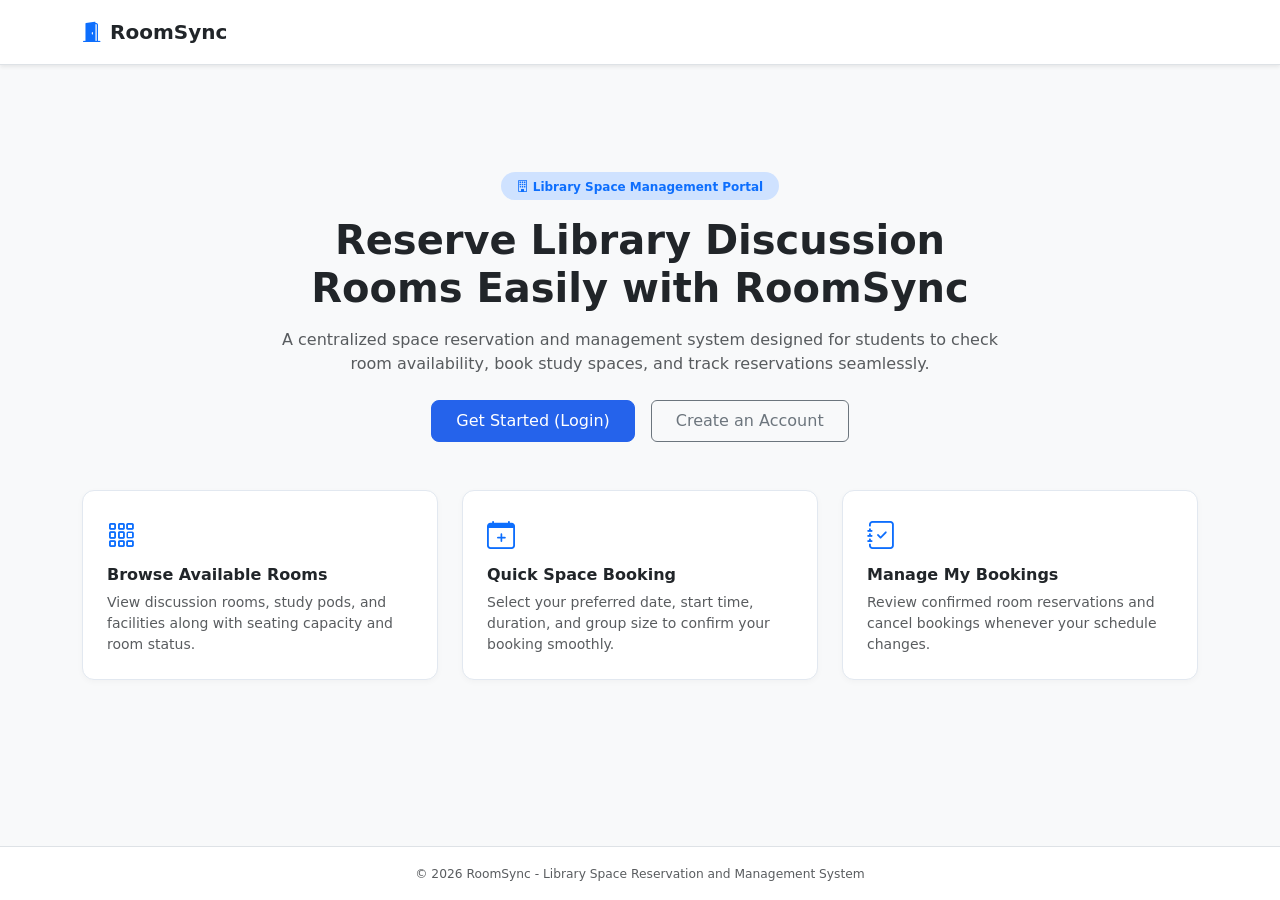
<file: web/index.html>
<!DOCTYPE html>
<!--
Click nbfs://nbhost/SystemFileSystem/Templates/Licenses/license-default.txt to change this license
Click nbfs://nbhost/SystemFileSystem/Templates/JSP_Servlet/Html.html to edit this template
-->
<html lang="en">
<head>
    <title>RoomSync - Library Space Reservation and Management System</title>
    <meta charset="UTF-8">
    <meta name="viewport" content="width=device-width, initial-scale=1.0">
    <link href="https://cdn.jsdelivr.net/npm/bootstrap@5.3.3/dist/css/bootstrap.min.css" rel="stylesheet">
    <link href="https://cdn.jsdelivr.net/npm/bootstrap-icons@1.11.3/font/bootstrap-icons.min.css" rel="stylesheet">
    <link rel="stylesheet" href="assets/css/style.css">
</head>
<body class="bg-light d-flex flex-column min-vh-100">

    <!-- Navigation Bar -->
    <nav class="navbar navbar-expand-lg bg-white border-bottom shadow-sm">
        <div class="container py-1">
            <a class="navbar-brand fw-bold text-dark d-flex align-items-center" href="index.html">
                <i class="bi bi-door-open-fill text-primary me-2"></i>RoomSync
            </a>
        </div>
    </nav>

    <!-- Main Section -->
    <main class="container my-auto py-5">
        <div class="row justify-content-center text-center mb-5">
            <div class="col-lg-8">
                <span class="badge bg-primary-subtle text-primary px-3 py-2 rounded-pill mb-3">
                    <i class="bi bi-building me-1"></i>Library Space Management Portal
                </span>
                <h1 class="display-6 fw-bold text-dark mb-3">
                    Reserve Library Discussion Rooms Easily with RoomSync
                </h1>
                <p class="text-muted mb-4">
                    A centralized space reservation and management system designed for students to check room availability, book study spaces, and track reservations seamlessly.
                </p>
                <div class="d-flex justify-content-center gap-3 flex-wrap">
                    <a href="login.html" class="btn btn-primary-roomsync px-4 py-2">
                        Get Started (Login)
                    </a>
                    <a href="register.html" class="btn btn-outline-secondary px-4 py-2">
                        Create an Account
                    </a>
                </div>
            </div>
        </div>

        <!-- Main Features -->
        <div class="row g-4">
            <div class="col-md-4">
                <div class="card card-roomsync p-4 h-100">
                    <div class="text-primary fs-3 mb-2">
                        <i class="bi bi-grid-3x3-gap"></i>
                    </div>
                    <h6 class="fw-bold text-dark">Browse Available Rooms</h6>
                    <p class="text-muted small mb-0">
                        View discussion rooms, study pods, and facilities along with seating capacity and room status.
                    </p>
                </div>
            </div>
            <div class="col-md-4">
                <div class="card card-roomsync p-4 h-100">
                    <div class="text-primary fs-3 mb-2">
                        <i class="bi bi-calendar-plus"></i>
                    </div>
                    <h6 class="fw-bold text-dark">Quick Space Booking</h6>
                    <p class="text-muted small mb-0">
                        Select your preferred date, start time, duration, and group size to confirm your booking smoothly.
                    </p>
                </div>
            </div>
            <div class="col-md-4">
                <div class="card card-roomsync p-4 h-100">
                    <div class="text-primary fs-3 mb-2">
                        <i class="bi bi-journal-check"></i>
                    </div>
                    <h6 class="fw-bold text-dark">Manage My Bookings</h6>
                    <p class="text-muted small mb-0">
                        Review confirmed room reservations and cancel bookings whenever your schedule changes.
                    </p>
                </div>
            </div>
        </div>
    </main>

    <!-- Footer Section -->
    <footer class="py-3 text-center border-top bg-white">
        <div class="container">
            <span class="text-muted small">&copy; 2026 RoomSync - Library Space Reservation and Management System</span>
        </div>
    </footer>

    <script src="https://cdn.jsdelivr.net/npm/bootstrap@5.3.3/dist/js/bootstrap.bundle.min.js"></script>
</body>
</html>
</file>
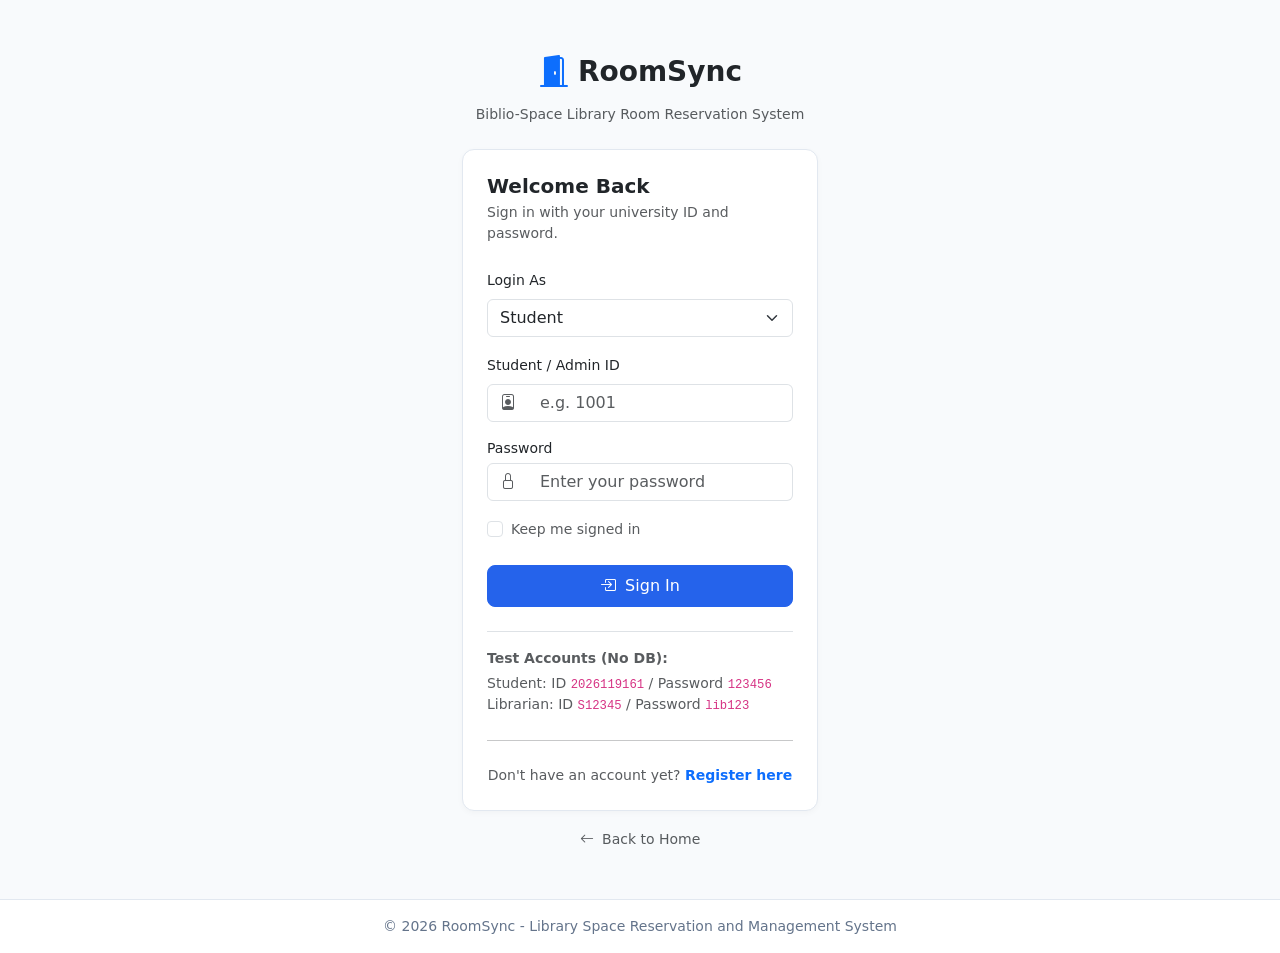
<file: web/login.html>
<!DOCTYPE html>
<!--
Click nbfs://nbhost/SystemFileSystem/Templates/Licenses/license-default.txt to change this license
Click nbfs://nbhost/SystemFileSystem/Templates/JSP_Servlet/Html.html to edit this template
-->
<html lang="en">
<head>
    <title>Login - RoomSync</title>
    <meta charset="UTF-8">
    <meta name="viewport" content="width=device-width, initial-scale=1.0">
    <!-- Bootstrap 5 CSS -->
    <link href="https://cdn.jsdelivr.net/npm/bootstrap@5.3.3/dist/css/bootstrap.min.css" rel="stylesheet">
    <!-- Bootstrap Icons -->
    <link href="https://cdn.jsdelivr.net/npm/bootstrap-icons@1.11.3/font/bootstrap-icons.min.css" rel="stylesheet">
    <!-- Shared Group Stylesheet -->
    <link rel="stylesheet" href="assets/css/style.css">
</head>
<body class="d-flex flex-column min-vh-100">

    <!-- Main Centered Login Container -->
    <main class="container my-auto py-5">
        <div class="row justify-content-center">
            <div class="col-md-6 col-lg-5 col-xl-4">

                <!-- Brand Header -->
                <div class="text-center mb-4">
                    <a href="index.html" class="text-decoration-none d-inline-flex align-items-center justify-content-center mb-2">
                        <i class="bi bi-door-open-fill text-primary fs-2 me-2"></i>
                        <span class="fs-3 fw-bold text-dark">RoomSync</span>
                    </a>
                    <p class="text-muted small mb-0">Biblio-Space Library Room Reservation System</p>
                </div>

                <!-- Login Card -->
                <div class="card card-roomsync p-4">
                    <h5 class="fw-bold mb-1">Welcome Back</h5>
                    <p class="text-muted small mb-4">Sign in with your university ID and password.</p>

                    <!-- Alert Message -->
                    <div id="errorAlert" class="alert alert-danger py-2 small d-none" role="alert">
                        <i class="bi bi-exclamation-circle me-1"></i><span id="errorText"></span>
                    </div>

                    <form action="student/student_dashboard.html" method="GET" id="loginForm">
                        <!-- Role Selector -->
                        <div class="mb-3">
                            <label for="userRole" class="form-label fw-medium small">Login As</label>
                            <select class="form-select" id="userRole" onchange="updateLoginDestination()">
                                <option value="student" selected>Student</option>
                                <option value="librarian">Librarian / Admin</option>
                            </select>
                        </div>

                        <!-- Student / Staff ID -->
                        <div class="mb-3">
                            <label for="userId" class="form-label fw-medium small">Student / Admin ID</label>
                            <div class="input-group">
                                <span class="input-group-text bg-white"><i class="bi bi-person-badge text-muted"></i></span>
                                <input type="text" class="form-control border-start-0" id="userId" placeholder="e.g. 1001" required>
                            </div>
                        </div>

                        <!-- Password -->
                        <div class="mb-3">
                            <div class="d-flex justify-content-between align-items-center">
                                <label for="password" class="form-label fw-medium small mb-1">Password</label>
                            </div>
                            <div class="input-group">
                                <span class="input-group-text bg-white"><i class="bi bi-lock text-muted"></i></span>
                                <input type="password" class="form-control border-start-0" id="password" placeholder="Enter your password" required>
                            </div>
                        </div>

                        <!-- Remember Me -->
                        <div class="form-check mb-4">
                            <input class="form-check-input" type="checkbox" id="rememberMe">
                            <label class="form-check-label small text-muted" for="rememberMe">
                                Keep me signed in
                            </label>
                        </div>

                        <!-- Submit Button -->
                        <div class="d-grid">
                            <button type="submit" class="btn btn-primary-roomsync">
                                <i class="bi bi-box-arrow-in-right me-1"></i> Sign In
                            </button>
                        </div>
                    </form>

                    <div class="border-top mt-4 pt-3 small text-muted">
                        <div class="fw-semibold mb-1">Test Accounts (No DB):</div>
                        <div>Student: ID <code>2026119161</code> / Password <code>123456</code></div>
                        <div>Librarian: ID <code>S12345</code> / Password <code>lib123</code></div>
                    </div>

                    <hr class="my-4">

                    <p class="text-center small text-muted mb-0">
                        Don't have an account yet?
                        <a href="register.html" class="fw-semibold text-decoration-none">Register here</a>
                    </p>
                </div>

                <!-- Back to Landing Page -->
                <div class="text-center mt-3">
                    <a href="index.html" class="text-decoration-none text-muted small">
                        <i class="bi bi-arrow-left me-1"></i> Back to Home
                    </a>
                </div>

            </div>
        </div>
    </main>

    <!-- Footer Section -->
    <footer class="py-3 text-center">
        <div class="container">
            <span>&copy; 2026 RoomSync - Library Space Reservation and Management System</span>
        </div>
    </footer>

    <!-- JAVASCRIPT SCRIPT -->
    <script src="https://cdn.jsdelivr.net/npm/bootstrap@5.3.3/dist/js/bootstrap.bundle.min.js"></script>
    <script src="assets/js/script.js"></script>
</body>
</html>
</file>
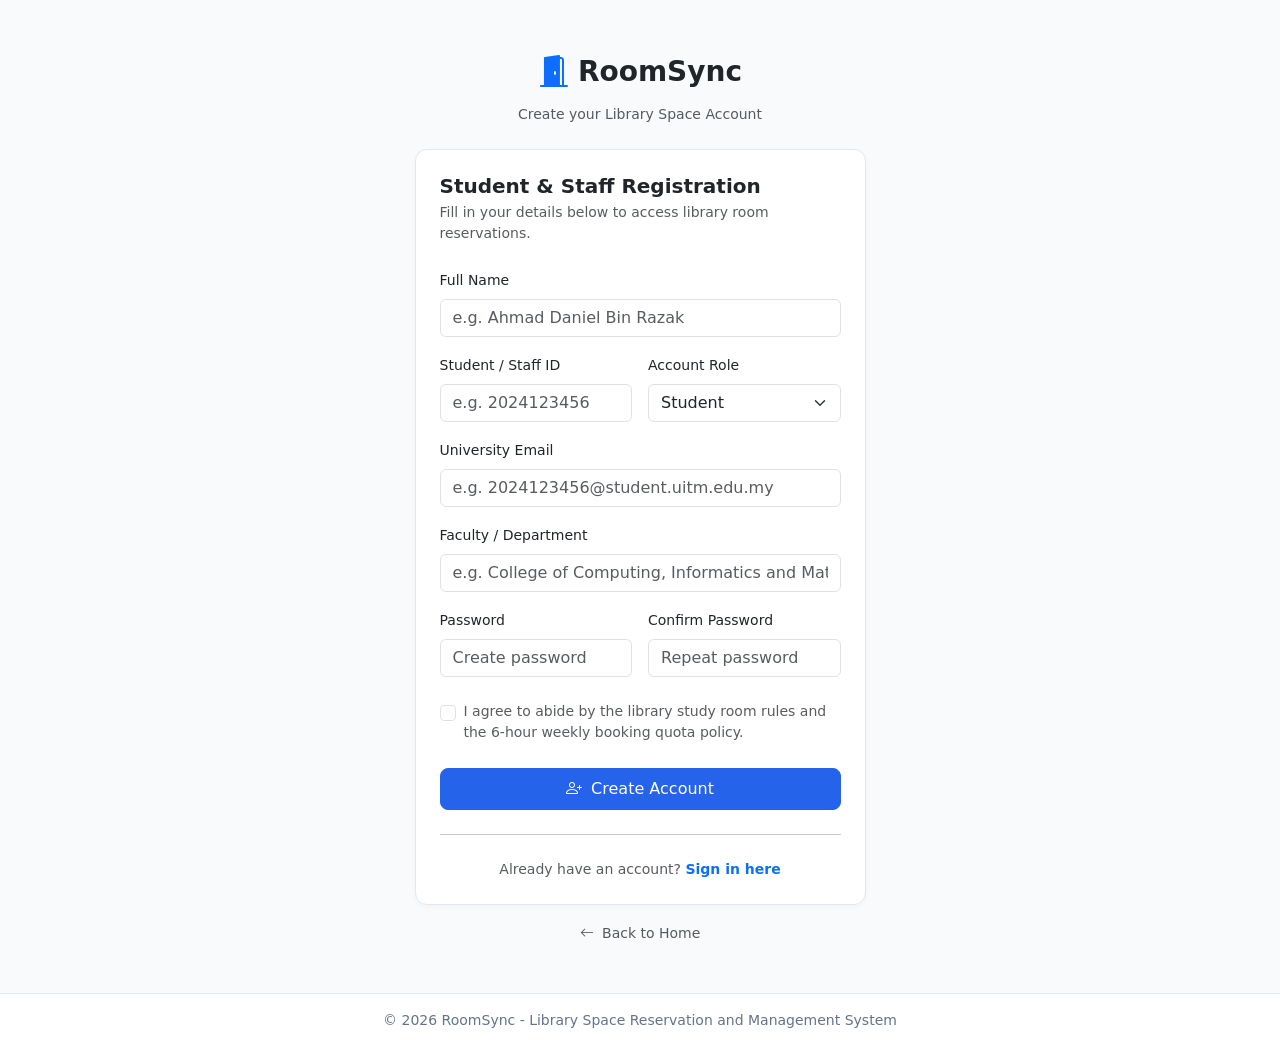
<file: web/register.html>
<!DOCTYPE html>
<html lang="en">
<head>
    <title>Register - RoomSync</title>
    <meta charset="UTF-8">
    <meta name="viewport" content="width=device-width, initial-scale=1.0">
    <!-- Bootstrap 5 CSS -->
    <link href="https://cdn.jsdelivr.net/npm/bootstrap@5.3.3/dist/css/bootstrap.min.css" rel="stylesheet">
    <!-- Bootstrap Icons -->
    <link href="https://cdn.jsdelivr.net/npm/bootstrap-icons@1.11.3/font/bootstrap-icons.min.css" rel="stylesheet">
    <!-- Main Group Stylesheet -->
    <link rel="stylesheet" href="assets/css/style.css">
</head>
<body class="d-flex flex-column min-vh-100">

    <!-- Main Register Section -->
    <main class="container my-auto py-5">
        <div class="row justify-content-center">
            <div class="col-md-8 col-lg-6 col-xl-5">

                <!-- Logo and System Title -->
                <div class="text-center mb-4">
                    <a href="index.html" class="text-decoration-none d-inline-flex align-items-center justify-content-center mb-2">
                        <i class="bi bi-door-open-fill text-primary fs-2 me-2"></i>
                        <span class="fs-3 fw-bold text-dark">RoomSync</span>
                    </a>
                    <p class="text-muted small mb-0">Create your Library Space Account</p>
                </div>

                <!-- Register Form Card -->
                <div class="card card-roomsync p-4">
                    <h5 class="fw-bold mb-1">Student &amp; Staff Registration</h5>
                    <p class="text-muted small mb-4">Fill in your details below to access library room reservations.</p>

                    <!-- Error Message Box (Hidden by default) -->
                    <div id="errorAlert" class="alert alert-danger py-2 small d-none" role="alert">
                        <i class="bi bi-exclamation-circle me-1"></i><span id="errorText"></span>
                    </div>

                    <!-- Success Message Box (Hidden by default) -->
                    <div id="successAlert" class="alert alert-success py-2 small d-none" role="alert">
                        <i class="bi bi-check-circle me-1"></i><span id="successText"></span>
                    </div>

                    <!-- Registration Form -->
                    <form action="login.html" method="GET" id="registerForm">
                        <div class="row g-3">
                            <!-- Full Name Input -->
                            <div class="col-12">
                                <label for="fullName" class="form-label fw-medium small">Full Name</label>
                                <input type="text" class="form-control" id="fullName" placeholder="e.g. Ahmad Daniel Bin Razak" required>
                            </div>

                            <!-- Student or Staff ID Input -->
                            <div class="col-md-6">
                                <label for="userId" class="form-label fw-medium small">Student / Staff ID</label>
                                <input type="text" class="form-control" id="userId" placeholder="e.g. 2024123456" required>
                            </div>

                            <!-- Account Role Dropdown -->
                            <div class="col-md-6">
                                <label for="role" class="form-label fw-medium small">Account Role</label>
                                <select class="form-select" id="role" required>
                                    <option value="Student" selected>Student</option>
                                    <option value="Librarian">Librarian</option>
                                </select>
                            </div>

                            <!-- University Email Input -->
                            <div class="col-12">
                                <label for="email" class="form-label fw-medium small">University Email</label>
                                <input type="email" class="form-control" id="email" placeholder="e.g. 2024123456@student.uitm.edu.my" required>
                            </div>

                            <!-- Faculty or Department Input -->
                            <div class="col-12">
                                <label for="faculty" class="form-label fw-medium small">Faculty / Department</label>
                                <input type="text" class="form-control" id="faculty" placeholder="e.g. College of Computing, Informatics and Mathematics" required>
                            </div>

                            <!-- Password Input -->
                            <div class="col-md-6">
                                <label for="password" class="form-label fw-medium small">Password</label>
                                <input type="password" class="form-control" id="password" placeholder="Create password" required>
                            </div>

                            <!-- Confirm Password Input -->
                            <div class="col-md-6">
                                <label for="confirmPassword" class="form-label fw-medium small">Confirm Password</label>
                                <input type="password" class="form-control" id="confirmPassword" placeholder="Repeat password" required>
                            </div>
                        </div>

                        <!-- Agreement Checkbox -->
                        <div class="form-check my-4">
                            <input class="form-check-input" type="checkbox" id="agreeTerms" required>
                            <label class="form-check-label small text-muted" for="agreeTerms">
                                I agree to abide by the library study room rules and the 6-hour weekly booking quota policy.
                            </label>
                        </div>

                        <!-- Submit Button -->
                        <div class="d-grid">
                            <button type="submit" class="btn btn-primary-roomsync">
                                <i class="bi bi-person-plus me-1"></i> Create Account
                            </button>
                        </div>
                    </form>

                    <hr class="my-4">

                    <!-- Link to Login Page -->
                    <p class="text-center small text-muted mb-0">
                        Already have an account?
                        <a href="login.html" class="fw-semibold text-decoration-none">Sign in here</a>
                    </p>
                </div>

                <!-- Back to Home Link -->
                <div class="text-center mt-3">
                    <a href="index.html" class="text-decoration-none text-muted small">
                        <i class="bi bi-arrow-left me-1"></i> Back to Home
                    </a>
                </div>

            </div>
        </div>
    </main>

    <!-- Page Footer -->
    <footer class="py-3 text-center">
        <div class="container">
            <span>&copy; 2026 RoomSync - Library Space Reservation and Management System</span>
        </div>
    </footer>

    <!-- Bootstrap JS and Main Group Script -->
    <script src="https://cdn.jsdelivr.net/npm/bootstrap@5.3.3/dist/js/bootstrap.bundle.min.js"></script>
    <script src="assets/js/script.js"></script>
</body>
</html>
</file>
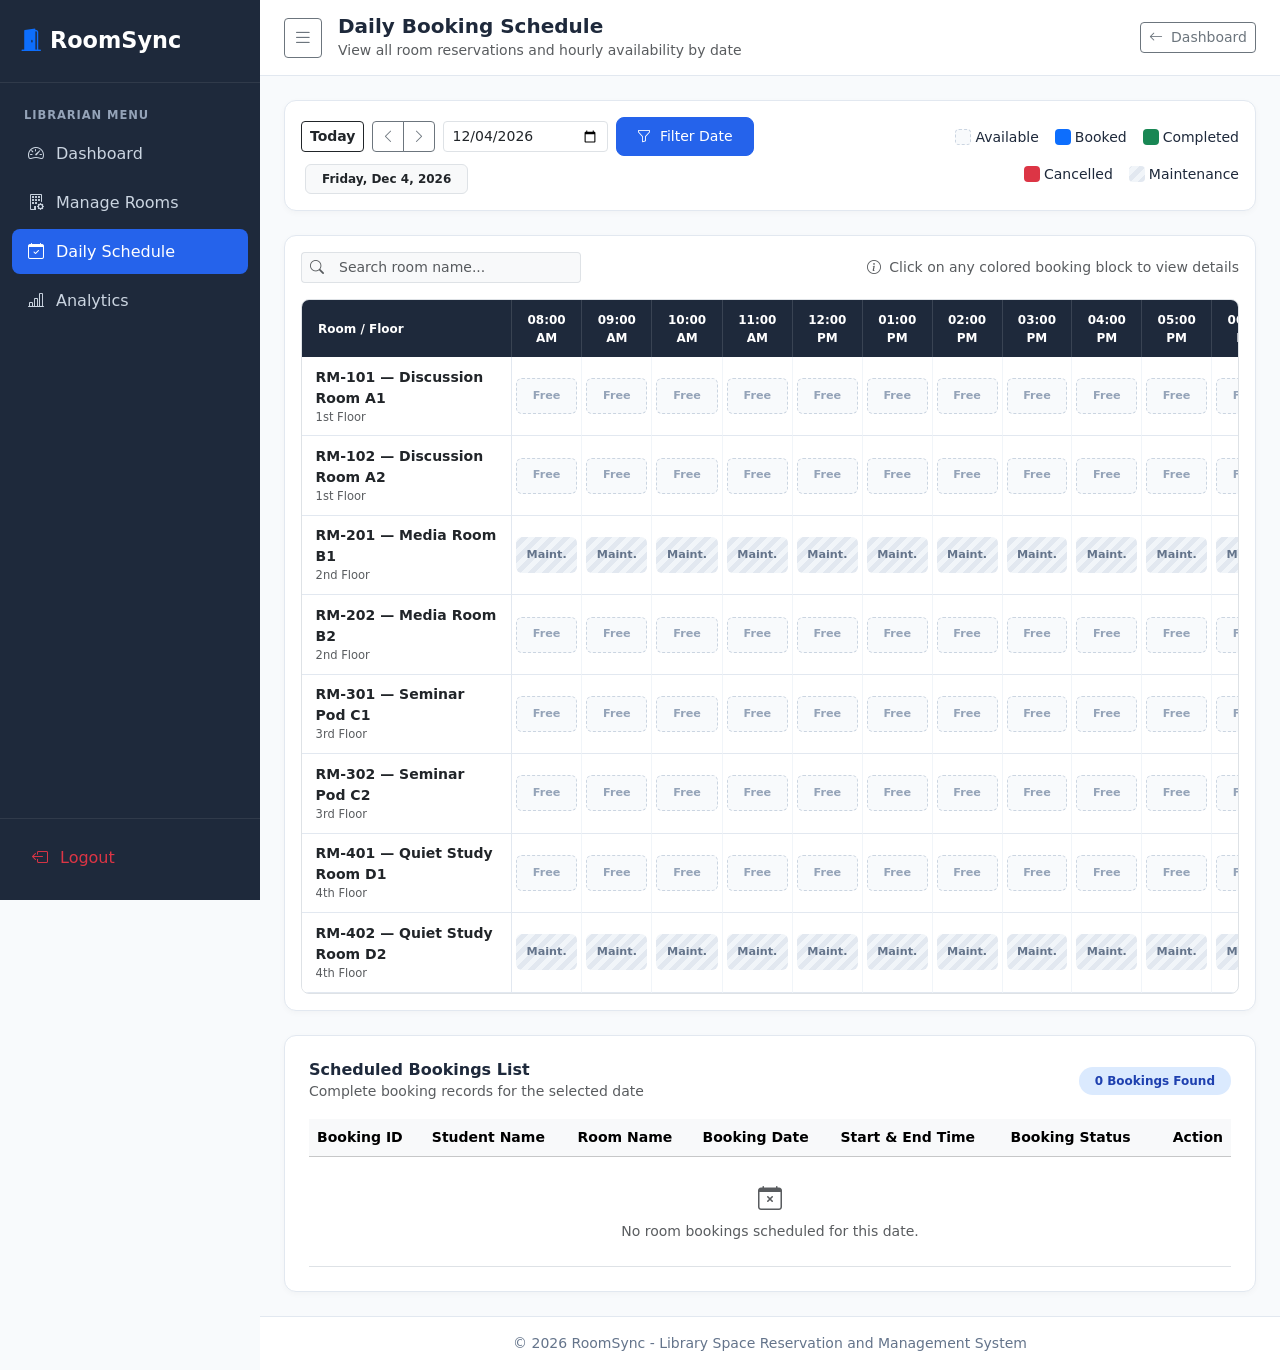
<file: web/librarian/daily_schedule.html>
<!DOCTYPE html>
<html lang="en">
<head>
    <meta charset="UTF-8">
    <meta name="viewport" content="width=device-width, initial-scale=1.0">
    <title>RoomSync | Daily Booking Schedule</title>

    <!-- Bootstrap 5 CSS & Bootstrap Icons -->
    <link href="https://cdn.jsdelivr.net/npm/bootstrap@5.3.3/dist/css/bootstrap.min.css" rel="stylesheet">
    <link href="https://cdn.jsdelivr.net/npm/bootstrap-icons@1.11.3/font/bootstrap-icons.min.css" rel="stylesheet">

    <!-- RoomSync Global Stylesheet -->
    <link rel="stylesheet" href="../assets/css/style.css">
</head>
<body>

<div class="wrapper">
    <aside class="sidebar" id="sidebar"></aside>

    <!-- ==================== MAIN CONTENT ==================== -->
    <div class="main-content" id="mainContent">
        <!-- Topbar -->
        <header class="topbar">
            <div class="d-flex align-items-center gap-3">
                <button class="btn btn-outline-secondary btn-sm" id="sidebarToggle" type="button" aria-label="Toggle Sidebar">
                    <i class="bi bi-list fs-5"></i>
                </button>
                <div>
                    <h5 class="mb-0 fw-bold">Daily Booking Schedule</h5>
                    <small class="text-muted">View all room reservations and hourly availability by date</small>
                </div>
            </div>

            <div class="d-flex align-items-center gap-2">
                <a href="librarian_dashboard.html" class="btn btn-outline-secondary btn-sm">
                    <i class="bi bi-arrow-left me-1"></i> Dashboard
                </a>
            </div>
        </header>

        <!-- Page Body -->
        <main class="container-fluid p-4">
            <!-- Date Filter & Legend Bar -->
            <div class="card-roomsync p-3 mb-4">
                <div class="row g-3 align-items-center justify-content-between">
                    <!-- Date Controls -->
                    <div class="col-12 col-lg-7">
                        <div class="d-flex flex-wrap align-items-center gap-2">
                            <button type="button" id="todayBtn" class="btn btn-outline-dark btn-sm fw-semibold">
                                Today
                            </button>
                            <div class="btn-group btn-group-sm" role="group">
                                <button type="button" id="prevDateBtn" class="btn btn-outline-secondary" title="Previous Day">
                                    <i class="bi bi-chevron-left"></i>
                                </button>
                                <button type="button" id="nextDateBtn" class="btn btn-outline-secondary" title="Next Day">
                                    <i class="bi bi-chevron-right"></i>
                                </button>
                            </div>
                            <input type="date" id="scheduleDateInput" class="form-control form-control-sm" style="width: 165px;">
                            <button type="button" id="filterDateBtn" class="btn btn-primary-roomsync btn-sm">
                                <i class="bi bi-funnel me-1"></i> Filter Date
                            </button>
                            <span class="badge bg-light text-dark border py-2 px-3 ms-md-1" id="formattedDateLabel"></span>
                        </div>
                    </div>

                    <!-- Legend -->
                    <div class="col-12 col-lg-5">
                        <div class="d-flex flex-wrap align-items-center justify-content-lg-end gap-3 small">
                            <span class="d-flex align-items-center gap-1">
                                <span class="legend-swatch slot-available"></span> Available
                            </span>
                            <span class="d-flex align-items-center gap-1">
                                <span class="legend-swatch slot-booked"></span> Booked
                            </span>
                            <span class="d-flex align-items-center gap-1">
                                <span class="legend-swatch slot-completed"></span> Completed
                            </span>
                            <span class="d-flex align-items-center gap-1">
                                <span class="legend-swatch slot-cancelled"></span> Cancelled
                            </span>
                            <span class="d-flex align-items-center gap-1">
                                <span class="legend-swatch slot-unavailable"></span> Maintenance
                            </span>
                        </div>
                    </div>
                </div>
            </div>

            <!-- Visual Hourly Room Timeline Grid -->
            <div class="card-roomsync p-3 mb-4">
                <div class="d-flex flex-wrap justify-content-between align-items-center gap-2 mb-3">
                    <div class="input-group input-group-sm" style="max-width: 280px;">
                        <span class="input-group-text bg-light border-end-0 text-muted">
                            <i class="bi bi-search"></i>
                        </span>
                        <input type="text" id="timelineRoomSearch" class="form-control border-start-0 bg-light" placeholder="Search room name...">
                    </div>
                    <small class="text-muted">
                        <i class="bi bi-info-circle me-1"></i> Click on any colored booking block to view details
                    </small>
                </div>

                <div class="table-responsive rounded-3 border">
                    <table class="timeline-table w-100 mb-0">
                        <thead>
                            <tr>
                                <th class="room-col">Room / Floor</th>
                                <th>08:00 AM</th>
                                <th>09:00 AM</th>
                                <th>10:00 AM</th>
                                <th>11:00 AM</th>
                                <th>12:00 PM</th>
                                <th>01:00 PM</th>
                                <th>02:00 PM</th>
                                <th>03:00 PM</th>
                                <th>04:00 PM</th>
                                <th>05:00 PM</th>
                                <th>06:00 PM</th>
                            </tr>
                        </thead>
                        <tbody id="timelineBody">
                            <!-- Dijana secara dinamik oleh JavaScript mengikut tarikh -->
                        </tbody>
                    </table>
                </div>
            </div>

            <!-- Detailed Booking Schedule List Table -->
            <div class="card-roomsync p-4">
                <div class="d-flex flex-wrap justify-content-between align-items-center gap-2 mb-3">
                    <div>
                        <h6 class="fw-bold mb-0">Scheduled Bookings List</h6>
                        <small class="text-muted">Complete booking records for the selected date</small>
                    </div>
                    <span class="badge badge-confirmed rounded-pill px-3 py-2" id="totalBookingsCount">
                        0 Bookings Found
                    </span>
                </div>

                <div class="table-responsive">
                    <table class="table table-hover align-middle mb-0">
                        <thead class="table-light">
                            <tr class="small text-muted">
                                <th>Booking ID</th>
                                <th>Student Name</th>
                                <th>Room Name</th>
                                <th>Booking Date</th>
                                <th>Start &amp; End Time</th>
                                <th>Booking Status</th>
                                <th class="text-end">Action</th>
                            </tr>
                        </thead>
                        <tbody id="bookingTableBody" class="small">
                            <!-- Dijana secara dinamik oleh JavaScript mengikut tarikh -->
                        </tbody>
                    </table>
                </div>
            </div>
        </main>

          <!-- FOOTER -->
            <footer class="py-3 text-center">
                <div class="container">
                    <span>&copy; 2026 RoomSync - Library Space Reservation and Management System</span>
                </div>
            </footer>

    </div>
</div>

<!-- ==================== VIEW DETAILS MODAL ==================== -->
<div class="modal fade" id="bookingDetailsModal" tabindex="-1" aria-labelledby="bookingDetailsModalLabel" aria-hidden="true">
    <div class="modal-dialog modal-dialog-centered">
        <div class="modal-content">
            <div class="modal-header">
                <div>
                    <h5 class="modal-title fw-bold mb-1" id="bookingDetailsModalLabel">
                        <i class="bi bi-calendar2-check me-2 text-primary"></i>Booking Details
                    </h5>
                    <small id="modalBookingSubtitle">Reservation Information</small>
                </div>
                <button type="button" class="btn-close" data-bs-dismiss="modal" aria-label="Close"></button>
            </div>
            <div class="modal-body">
                <div class="booking-reference">
                    <div>
                        <span class="booking-reference-label">Booking Reference</span>
                        <span class="booking-reference-id" id="modalBookingId">-</span>
                    </div>
                    <div class="text-end">
                        <span class="booking-reference-label">Current Status</span>
                        <span id="modalBookingStatus" class="badge rounded-pill booking-status px-3 py-2">-</span>
                    </div>
                </div>
                <div class="detail-grid">
                    <div class="detail-item">
                        <span class="detail-label"><i class="bi bi-person"></i>Student Name</span>
                        <span class="detail-value" id="modalStudentName">-</span>
                    </div>
                    <div class="detail-item">
                        <span class="detail-label"><i class="bi bi-card-text"></i>Student ID</span>
                        <span class="detail-value" id="modalStudentId">-</span>
                    </div>
                    <div class="detail-item">
                        <span class="detail-label"><i class="bi bi-door-open"></i>Room</span>
                        <span class="detail-value" id="modalRoomName">-</span>
                    </div>
                    <div class="detail-item">
                        <span class="detail-label"><i class="bi bi-calendar3"></i>Booking Date</span>
                        <span class="detail-value" id="modalBookingDate">-</span>
                    </div>
                    <div class="detail-item" style="grid-column: 1 / -1;">
                        <span class="detail-label"><i class="bi bi-clock"></i>Time Slot</span>
                        <span class="detail-value" id="modalTimeSlot">-</span>
                    </div>
                </div>
                <div class="purpose-panel">
                    <span class="detail-label"><i class="bi bi-chat-left-text"></i>Booking Purpose / Notes</span>
                    <span class="detail-value" id="modalPurpose">-</span>
                </div>
            </div>
            <div class="modal-footer">
                <button type="button" class="btn btn-outline-secondary btn-sm" data-bs-dismiss="modal">Close</button>
            </div>
        </div>
    </div>
</div>

<!-- Bootstrap JS & Custom Script -->
<script src="https://cdn.jsdelivr.net/npm/bootstrap@5.3.3/dist/js/bootstrap.bundle.min.js"></script>
<script src="../assets/js/sidebar_librarian.js"></script>
<script src="../assets/js/script.js"></script>

</body>
</html>
</file>
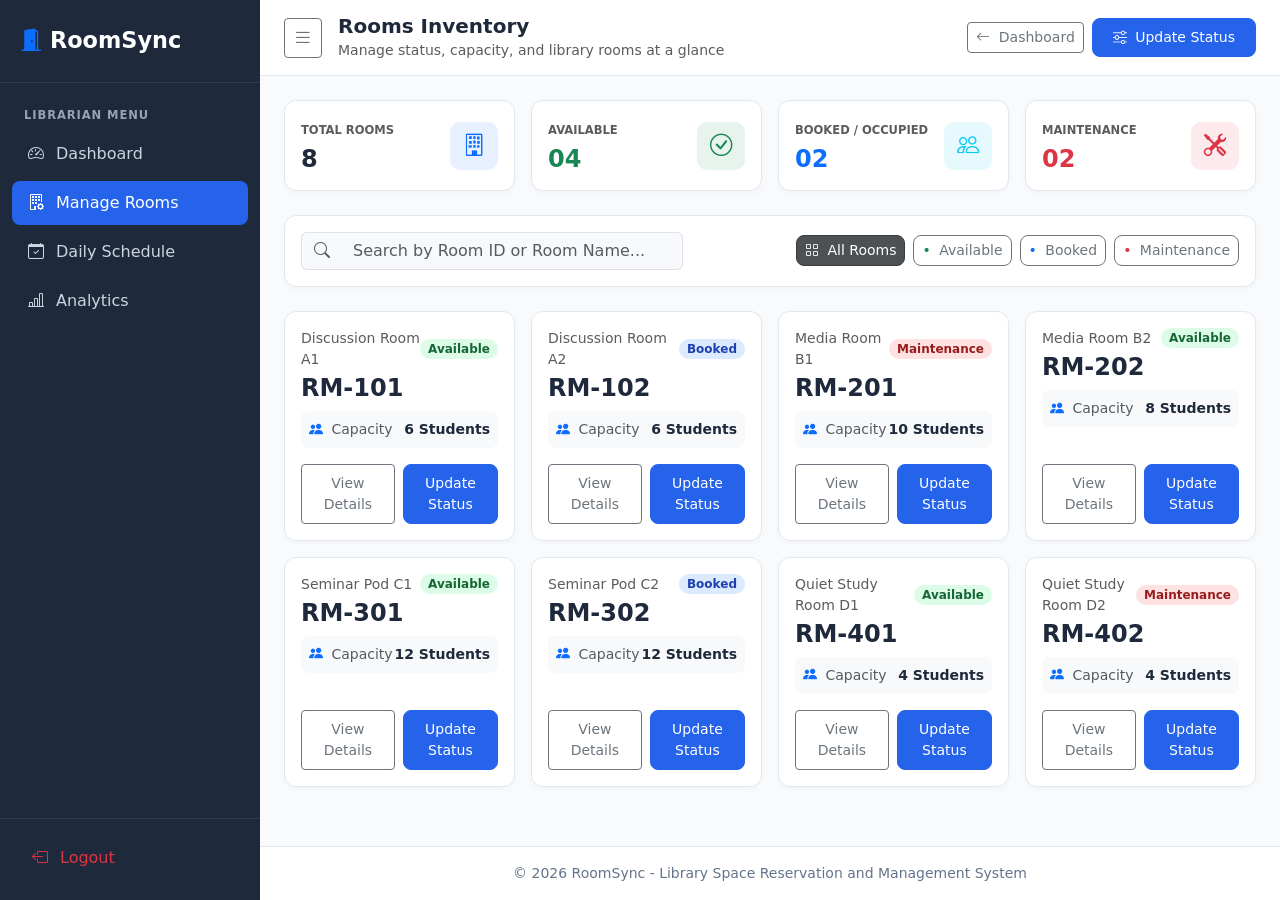
<file: web/librarian/manage_rooms.html>
<!DOCTYPE html>
<!--
Click nbfs://nbhost/SystemFileSystem/Templates/Licenses/license-default.txt to change this license
Click nbfs://nbhost/SystemFileSystem/Templates/JSP_Servlet/Html.html to edit this template
-->
<!DOCTYPE html>
<html lang="en">
<head>
    <meta charset="UTF-8">
    <meta name="viewport" content="width=device-width, initial-scale=1.0">
    <title>RoomSync | Manage Rooms</title>

    <!-- Bootstrap 5 CSS & Bootstrap Icons -->
    <link href="https://cdn.jsdelivr.net/npm/bootstrap@5.3.3/dist/css/bootstrap.min.css" rel="stylesheet">
    <link href="https://cdn.jsdelivr.net/npm/bootstrap-icons@1.11.3/font/bootstrap-icons.min.css" rel="stylesheet">

    <!-- RoomSync Global Stylesheet -->
    <link rel="stylesheet" href="../assets/css/style.css">
</head>
<body>

<div class="wrapper">
    <aside class="sidebar" id="sidebar"></aside>

    <!-- ==================== MAIN CONTENT ==================== -->
    <div class="main-content" id="mainContent">
        <!-- Topbar -->
        <header class="topbar">
            <div class="d-flex align-items-center gap-3">
                <button class="btn btn-outline-secondary btn-sm" id="sidebarToggle" type="button" aria-label="Toggle Sidebar">
                    <i class="bi bi-list fs-5"></i>
                </button>
                <div>
                    <h5 class="mb-0 fw-bold">Rooms Inventory</h5>
                    <small class="text-muted">Manage status, capacity, and library rooms at a glance</small>
                </div>
            </div>

            <div class="d-flex align-items-center gap-2">
                <a href="librarian_dashboard.html" class="btn btn-outline-secondary btn-sm">
                    <i class="bi bi-arrow-left me-1"></i> Dashboard
                </a>
                <a href="update_room_status.html" class="btn btn-primary-roomsync btn-sm">
                    <i class="bi bi-sliders me-1"></i> Update Status
                </a>
            </div>
        </header>

        <!-- Page Body -->
        <main class="container-fluid p-4">
            <!-- Top 4 Mini Summary Cards (Seperti dalam gambar rujukan) -->
            <div class="row g-3 mb-4">
                <div class="col-6 col-xl-3">
                    <div class="card-roomsync p-3 d-flex justify-content-between align-items-center">
                        <div>
                            <span class="text-muted text-uppercase fw-semibold" style="font-size: 0.72rem;">Total Rooms</span>
                            <h4 class="fw-bold mb-0 mt-1">8</h4>
                        </div>
                        <div class="stat-icon bg-primary bg-opacity-10 text-primary">
                            <i class="bi bi-building"></i>
                        </div>
                    </div>
                </div>

                <div class="col-6 col-xl-3">
                    <div class="card-roomsync p-3 d-flex justify-content-between align-items-center">
                        <div>
                            <span class="text-muted text-uppercase fw-semibold" style="font-size: 0.72rem;">Available</span>
                            <h4 class="fw-bold mb-0 mt-1 text-success">04</h4>
                        </div>
                        <div class="stat-icon bg-success bg-opacity-10 text-success">
                            <i class="bi bi-check-circle"></i>
                        </div>
                    </div>
                </div>

                <div class="col-6 col-xl-3">
                    <div class="card-roomsync p-3 d-flex justify-content-between align-items-center">
                        <div>
                            <span class="text-muted text-uppercase fw-semibold" style="font-size: 0.72rem;">Booked / Occupied</span>
                            <h4 class="fw-bold mb-0 mt-1 text-primary">02</h4>
                        </div>
                        <div class="stat-icon bg-info bg-opacity-10 text-info">
                            <i class="bi bi-people"></i>
                        </div>
                    </div>
                </div>

                <div class="col-6 col-xl-3">
                    <div class="card-roomsync p-3 d-flex justify-content-between align-items-center">
                        <div>
                            <span class="text-muted text-uppercase fw-semibold" style="font-size: 0.72rem;">Maintenance</span>
                            <h4 class="fw-bold mb-0 mt-1 text-danger">02</h4>
                        </div>
                        <div class="stat-icon bg-danger bg-opacity-10 text-danger">
                            <i class="bi bi-tools"></i>
                        </div>
                    </div>
                </div>
            </div>

            <!-- Search & Status Filter Bar -->
            <div class="card-roomsync p-3 mb-4">
                <div class="row g-3 align-items-center justify-content-between">
                    <div class="col-12 col-md-5">
                        <div class="input-group">
                            <span class="input-group-text bg-light border-end-0 text-muted">
                                <i class="bi bi-search"></i>
                            </span>
                            <input type="text" id="roomSearchInput" class="form-control border-start-0 bg-light" placeholder="Search by Room ID or Room Name...">
                        </div>
                    </div>

                    <div class="col-12 col-md-auto d-flex flex-wrap gap-2" id="statusFilterGroup">
                        <button type="button" class="btn btn-dark btn-sm rounded-3 filter-btn active" data-filter="all">
                            <i class="bi bi-grid me-1"></i> All Rooms
                        </button>
                        <button type="button" class="btn btn-outline-secondary btn-sm rounded-3 filter-btn" data-filter="Available">
                            <span class="text-success me-1">&bull;</span> Available
                        </button>
                        <button type="button" class="btn btn-outline-secondary btn-sm rounded-3 filter-btn" data-filter="Booked">
                            <span class="text-primary me-1">&bull;</span> Booked
                        </button>
                        <button type="button" class="btn btn-outline-secondary btn-sm rounded-3 filter-btn" data-filter="Maintenance">
                            <span class="text-danger me-1">&bull;</span> Maintenance
                        </button>
                    </div>
                </div>
            </div>

            <!-- Room Cards Grid (4 Kad Sebaris di Desktop) -->
            <div class="row g-3" id="roomsGrid">
                <!-- Card 1: RM-101 -->
                <div class="col-12 col-sm-6 col-lg-4 col-xl-3 room-item" data-status="Available" data-search="RM-101 Discussion Room A1">
                    <div class="card-roomsync card-hover p-3 h-100 d-flex flex-column justify-content-between">
                        <div>
                            <div class="d-flex justify-content-between align-items-center mb-1">
                                <span class="small text-muted fw-medium">Discussion Room A1</span>
                                <span class="badge badge-available rounded-pill px-2 py-1">Available</span>
                            </div>
                            <h4 class="fw-bold mb-2">RM-101</h4>
                            <div class="bg-light rounded-3 p-2 mb-3 d-flex justify-content-between align-items-center small">
                                <span class="text-muted"><i class="bi bi-people-fill me-1 text-primary"></i> Capacity</span>
                                <span class="fw-semibold">6 Students</span>
                            </div>
                        </div>
                        <div class="d-flex gap-2">
                            <button type="button" class="btn btn-outline-secondary btn-sm w-50 view-details-btn"
                                data-bs-toggle="modal" data-bs-target="#roomDetailsModal"
                                data-id="RM-101" data-name="Discussion Room A1" data-floor="1st Floor"
                                data-capacity="6 Students" data-status="Available"
                                data-facilities="Whiteboard, Smart TV, Power Sockets"
                                data-notes="Ready for student booking.">
                                View Details
                            </button>
                            <a href="update_room_status.html?roomId=RM-101" class="btn btn-primary-roomsync btn-sm w-50 text-center">
                                Update Status
                            </a>
                        </div>
                    </div>
                </div>

                <!-- Card 2: RM-102 -->
                <div class="col-12 col-sm-6 col-lg-4 col-xl-3 room-item" data-status="Booked" data-search="RM-102 Discussion Room A2">
                    <div class="card-roomsync card-hover p-3 h-100 d-flex flex-column justify-content-between">
                        <div>
                            <div class="d-flex justify-content-between align-items-center mb-1">
                                <span class="small text-muted fw-medium">Discussion Room A2</span>
                                <span class="badge badge-confirmed rounded-pill px-2 py-1">Booked</span>
                            </div>
                            <h4 class="fw-bold mb-2">RM-102</h4>
                            <div class="bg-light rounded-3 p-2 mb-3 d-flex justify-content-between align-items-center small">
                                <span class="text-muted"><i class="bi bi-people-fill me-1 text-primary"></i> Capacity</span>
                                <span class="fw-semibold">6 Students</span>
                            </div>
                        </div>
                        <div class="d-flex gap-2">
                            <button type="button" class="btn btn-outline-secondary btn-sm w-50 view-details-btn"
                                data-bs-toggle="modal" data-bs-target="#roomDetailsModal"
                                data-id="RM-102" data-name="Discussion Room A2" data-floor="1st Floor"
                                data-capacity="6 Students" data-status="Booked"
                                data-facilities="Whiteboard, HDMI Monitor"
                                data-notes="Booked by Ahmad Daniel (2:00 PM - 4:00 PM).">
                                View Details
                            </button>
                            <a href="update_room_status.html?roomId=RM-102" class="btn btn-primary-roomsync btn-sm w-50 text-center">
                                Update Status
                            </a>
                        </div>
                    </div>
                </div>

                <!-- Card 3: RM-201 -->
                <div class="col-12 col-sm-6 col-lg-4 col-xl-3 room-item" data-status="Maintenance" data-search="RM-201 Media Room B1">
                    <div class="card-roomsync card-hover p-3 h-100 d-flex flex-column justify-content-between">
                        <div>
                            <div class="d-flex justify-content-between align-items-center mb-1">
                                <span class="small text-muted fw-medium">Media Room B1</span>
                                <span class="badge badge-maintenance rounded-pill px-2 py-1">Maintenance</span>
                            </div>
                            <h4 class="fw-bold mb-2">RM-201</h4>
                            <div class="bg-light rounded-3 p-2 mb-3 d-flex justify-content-between align-items-center small">
                                <span class="text-muted"><i class="bi bi-people-fill me-1 text-primary"></i> Capacity</span>
                                <span class="fw-semibold">10 Students</span>
                            </div>
                        </div>
                        <div class="d-flex gap-2">
                            <button type="button" class="btn btn-outline-secondary btn-sm w-50 view-details-btn"
                                data-bs-toggle="modal" data-bs-target="#roomDetailsModal"
                                data-id="RM-201" data-name="Media Room B1" data-floor="2nd Floor"
                                data-capacity="10 Students" data-status="Maintenance"
                                data-facilities="Projector, Audio System, Whiteboard"
                                data-notes="Projector lamp replacement in progress.">
                                View Details
                            </button>
                            <a href="update_room_status.html?roomId=RM-201" class="btn btn-primary-roomsync btn-sm w-50 text-center">
                                Update Status
                            </a>
                        </div>
                    </div>
                </div>

                <!-- Card 4: RM-202 -->
                <div class="col-12 col-sm-6 col-lg-4 col-xl-3 room-item" data-status="Available" data-search="RM-202 Media Room B2">
                    <div class="card-roomsync card-hover p-3 h-100 d-flex flex-column justify-content-between">
                        <div>
                            <div class="d-flex justify-content-between align-items-center mb-1">
                                <span class="small text-muted fw-medium">Media Room B2</span>
                                <span class="badge badge-available rounded-pill px-2 py-1">Available</span>
                            </div>
                            <h4 class="fw-bold mb-2">RM-202</h4>
                            <div class="bg-light rounded-3 p-2 mb-3 d-flex justify-content-between align-items-center small">
                                <span class="text-muted"><i class="bi bi-people-fill me-1 text-primary"></i> Capacity</span>
                                <span class="fw-semibold">8 Students</span>
                            </div>
                        </div>
                        <div class="d-flex gap-2">
                            <button type="button" class="btn btn-outline-secondary btn-sm w-50 view-details-btn"
                                data-bs-toggle="modal" data-bs-target="#roomDetailsModal"
                                data-id="RM-202" data-name="Media Room B2" data-floor="2nd Floor"
                                data-capacity="8 Students" data-status="Available"
                                data-facilities="Smart TV, Conference Mic, Whiteboard"
                                data-notes="Ready for student booking.">
                                View Details
                            </button>
                            <a href="update_room_status.html?roomId=RM-202" class="btn btn-primary-roomsync btn-sm w-50 text-center">
                                Update Status
                            </a>
                        </div>
                    </div>
                </div>

                <!-- Card 5: RM-301 -->
                <div class="col-12 col-sm-6 col-lg-4 col-xl-3 room-item" data-status="Available" data-search="RM-301 Seminar Pod C1">
                    <div class="card-roomsync card-hover p-3 h-100 d-flex flex-column justify-content-between">
                        <div>
                            <div class="d-flex justify-content-between align-items-center mb-1">
                                <span class="small text-muted fw-medium">Seminar Pod C1</span>
                                <span class="badge badge-available rounded-pill px-2 py-1">Available</span>
                            </div>
                            <h4 class="fw-bold mb-2">RM-301</h4>
                            <div class="bg-light rounded-3 p-2 mb-3 d-flex justify-content-between align-items-center small">
                                <span class="text-muted"><i class="bi bi-people-fill me-1 text-primary"></i> Capacity</span>
                                <span class="fw-semibold">12 Students</span>
                            </div>
                        </div>
                        <div class="d-flex gap-2">
                            <button type="button" class="btn btn-outline-secondary btn-sm w-50 view-details-btn"
                                data-bs-toggle="modal" data-bs-target="#roomDetailsModal"
                                data-id="RM-301" data-name="Seminar Pod C1" data-floor="3rd Floor"
                                data-capacity="12 Students" data-status="Available"
                                data-facilities="Dual Monitors, Glass Board, Air-Conditioned"
                                data-notes="Suitable for group presentation practice.">
                                View Details
                            </button>
                            <a href="update_room_status.html?roomId=RM-301" class="btn btn-primary-roomsync btn-sm w-50 text-center">
                                Update Status
                            </a>
                        </div>
                    </div>
                </div>

                <!-- Card 6: RM-302 -->
                <div class="col-12 col-sm-6 col-lg-4 col-xl-3 room-item" data-status="Booked" data-search="RM-302 Seminar Pod C2">
                    <div class="card-roomsync card-hover p-3 h-100 d-flex flex-column justify-content-between">
                        <div>
                            <div class="d-flex justify-content-between align-items-center mb-1">
                                <span class="small text-muted fw-medium">Seminar Pod C2</span>
                                <span class="badge badge-confirmed rounded-pill px-2 py-1">Booked</span>
                            </div>
                            <h4 class="fw-bold mb-2">RM-302</h4>
                            <div class="bg-light rounded-3 p-2 mb-3 d-flex justify-content-between align-items-center small">
                                <span class="text-muted"><i class="bi bi-people-fill me-1 text-primary"></i> Capacity</span>
                                <span class="fw-semibold">12 Students</span>
                            </div>
                        </div>
                        <div class="d-flex gap-2">
                            <button type="button" class="btn btn-outline-secondary btn-sm w-50 view-details-btn"
                                data-bs-toggle="modal" data-bs-target="#roomDetailsModal"
                                data-id="RM-302" data-name="Seminar Pod C2" data-floor="3rd Floor"
                                data-capacity="12 Students" data-status="Booked"
                                data-facilities="Projector, Whiteboard, 6 Power Outlets"
                                data-notes="Booked by Nurul Aina (3:00 PM - 5:00 PM).">
                                View Details
                            </button>
                            <a href="update_room_status.html?roomId=RM-302" class="btn btn-primary-roomsync btn-sm w-50 text-center">
                                Update Status
                            </a>
                        </div>
                    </div>
                </div>

                <!-- Card 7: RM-401 -->
                <div class="col-12 col-sm-6 col-lg-4 col-xl-3 room-item" data-status="Available" data-search="RM-401 Quiet Study Room D1">
                    <div class="card-roomsync card-hover p-3 h-100 d-flex flex-column justify-content-between">
                        <div>
                            <div class="d-flex justify-content-between align-items-center mb-1">
                                <span class="small text-muted fw-medium">Quiet Study Room D1</span>
                                <span class="badge badge-available rounded-pill px-2 py-1">Available</span>
                            </div>
                            <h4 class="fw-bold mb-2">RM-401</h4>
                            <div class="bg-light rounded-3 p-2 mb-3 d-flex justify-content-between align-items-center small">
                                <span class="text-muted"><i class="bi bi-people-fill me-1 text-primary"></i> Capacity</span>
                                <span class="fw-semibold">4 Students</span>
                            </div>
                        </div>
                        <div class="d-flex gap-2">
                            <button type="button" class="btn btn-outline-secondary btn-sm w-50 view-details-btn"
                                data-bs-toggle="modal" data-bs-target="#roomDetailsModal"
                                data-id="RM-401" data-name="Quiet Study Room D1" data-floor="4th Floor"
                                data-capacity="4 Students" data-status="Available"
                                data-facilities="Soundproof Glass, Desk Lamps, Power Sockets"
                                data-notes="Silent study zone.">
                                View Details
                            </button>
                            <a href="update_room_status.html?roomId=RM-401" class="btn btn-primary-roomsync btn-sm w-50 text-center">
                                Update Status
                            </a>
                        </div>
                    </div>
                </div>

                <!-- Card 8: RM-402 -->
                <div class="col-12 col-sm-6 col-lg-4 col-xl-3 room-item" data-status="Maintenance" data-search="RM-402 Quiet Study Room D2">
                    <div class="card-roomsync card-hover p-3 h-100 d-flex flex-column justify-content-between">
                        <div>
                            <div class="d-flex justify-content-between align-items-center mb-1">
                                <span class="small text-muted fw-medium">Quiet Study Room D2</span>
                                <span class="badge badge-maintenance rounded-pill px-2 py-1">Maintenance</span>
                            </div>
                            <h4 class="fw-bold mb-2">RM-402</h4>
                            <div class="bg-light rounded-3 p-2 mb-3 d-flex justify-content-between align-items-center small">
                                <span class="text-muted"><i class="bi bi-people-fill me-1 text-primary"></i> Capacity</span>
                                <span class="fw-semibold">4 Students</span>
                            </div>
                        </div>
                        <div class="d-flex gap-2">
                            <button type="button" class="btn btn-outline-secondary btn-sm w-50 view-details-btn"
                                data-bs-toggle="modal" data-bs-target="#roomDetailsModal"
                                data-id="RM-402" data-name="Quiet Study Room D2" data-floor="4th Floor"
                                data-capacity="4 Students" data-status="Maintenance"
                                data-facilities="Soundproof Glass, Desk Lamps"
                                data-notes="Air-conditioning servicing.">
                                View Details
                            </button>
                            <a href="update_room_status.html?roomId=RM-402" class="btn btn-primary-roomsync btn-sm w-50 text-center">
                                Update Status
                            </a>
                        </div>
                    </div>
                </div>
            </div>
        </main>

       <!-- FOOTER -->
            <footer class="py-3 text-center">
                <div class="container">
                    <span>&copy; 2026 RoomSync - Library Space Reservation and Management System</span>
                </div>
            </footer>
    </div>
</div>

<!-- ==================== VIEW DETAILS MODAL ==================== -->
<div class="modal fade" id="roomDetailsModal" tabindex="-1" aria-labelledby="roomDetailsModalLabel" aria-hidden="true">
    <div class="modal-dialog modal-dialog-centered">
        <div class="modal-content border-0 shadow" style="border-radius: 12px;">
            <div class="modal-header border-bottom">
                <div>
                    <h5 class="modal-title fw-bold" id="roomDetailsModalLabel">Room Details</h5>
                    <small class="text-muted" id="modalRoomSubtitle">Room Information</small>
                </div>
                <button type="button" class="btn-close" data-bs-dismiss="modal" aria-label="Close"></button>
            </div>
            <div class="modal-body p-4">
                <div class="row g-3 small">
                    <div class="col-6">
                        <span class="text-muted d-block">Room ID</span>
                        <span class="fw-bold fs-6" id="modalRoomId">-</span>
                    </div>
                    <div class="col-6">
                        <span class="text-muted d-block">Current Status</span>
                        <span id="modalRoomStatus" class="badge rounded-pill px-2 py-1 mt-1">-</span>
                    </div>
                    <div class="col-6">
                        <span class="text-muted d-block">Room Name</span>
                        <span class="fw-semibold" id="modalRoomName">-</span>
                    </div>
                    <div class="col-6">
                        <span class="text-muted d-block">Floor & Capacity</span>
                        <span class="fw-semibold" id="modalRoomCapacity">-</span>
                    </div>
                    <div class="col-12">
                        <span class="text-muted d-block">Facilities</span>
                        <span class="fw-semibold" id="modalRoomFacilities">-</span>
                    </div>
                    <div class="col-12">
                        <div class="bg-light p-3 rounded-3">
                            <span class="text-muted d-block mb-1">Remarks / Current Activity</span>
                            <span class="fw-medium" id="modalRoomNotes">-</span>
                        </div>
                    </div>
                </div>
            </div>
            <div class="modal-footer border-top">
                <button type="button" class="btn btn-outline-secondary btn-sm" data-bs-dismiss="modal">Close</button>
                <a href="update_room_status.html" id="modalUpdateBtn" class="btn btn-primary-roomsync btn-sm">
                    <i class="bi bi-sliders me-1"></i> Update Status
                </a>
            </div>
        </div>
    </div>
</div>

<!-- Bootstrap JS & Custom Script -->
<script src="https://cdn.jsdelivr.net/npm/bootstrap@5.3.3/dist/js/bootstrap.bundle.min.js"></script>
<script src="../assets/js/script.js"></script>
<script src="../assets/js/sidebar_librarian.js"></script>
<script src="../assets/js/script.js"></script>


</body>
</html>
</file>
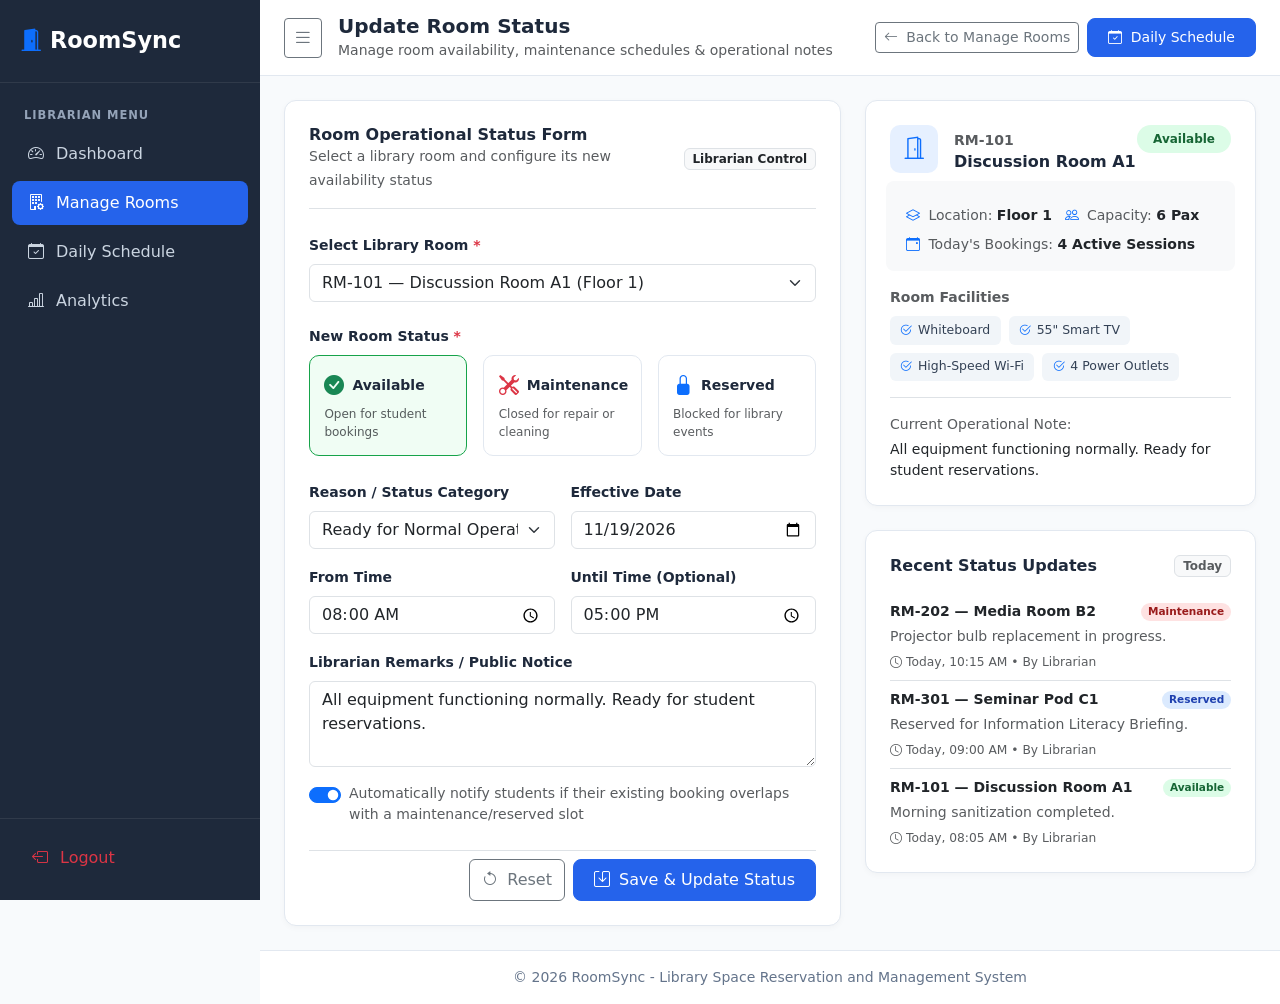
<file: web/librarian/update_room_status.html>
<!DOCTYPE html>
<html lang="en">
<head>
    <meta charset="UTF-8">
    <meta name="viewport" content="width=device-width, initial-scale=1.0">
    <title>RoomSync | Update Room Status</title>

    <!-- Bootstrap 5 CSS & Bootstrap Icons -->
    <link href="https://cdn.jsdelivr.net/npm/bootstrap@5.3.3/dist/css/bootstrap.min.css" rel="stylesheet">
    <link href="https://cdn.jsdelivr.net/npm/bootstrap-icons@1.11.3/font/bootstrap-icons.min.css" rel="stylesheet">

    <!-- RoomSync Global Stylesheet -->
    <link rel="stylesheet" href="../assets/css/style.css">
</head>
<body>

<div class="wrapper">
    <aside class="sidebar" id="sidebar"></aside>

    <!-- ==================== MAIN CONTENT ==================== -->
    <div class="main-content" id="mainContent">
        <!-- Topbar -->
        <header class="topbar">
            <div class="d-flex align-items-center gap-3">
                <button class="btn btn-outline-secondary btn-sm" id="sidebarToggle" type="button" aria-label="Toggle Sidebar">
                    <i class="bi bi-list fs-5"></i>
                </button>
                <div>
                    <h5 class="mb-0 fw-bold">Update Room Status</h5>
                    <small class="text-muted">Manage room availability, maintenance schedules & operational notes</small>
                </div>
            </div>

            <div class="d-flex flex-wrap align-items-center gap-2">
                <a href="manage_rooms.html" class="btn btn-outline-secondary btn-sm">
                    <i class="bi bi-arrow-left me-1"></i> Back to Manage Rooms
                </a>
                <a href="daily_schedule.html" class="btn btn-primary-roomsync btn-sm">
                    <i class="bi bi-calendar-check me-1"></i> Daily Schedule
                </a>
            </div>
        </header>

        <!-- Page Body -->
        <main class="container-fluid p-4">
            <!-- Success Feedback Alert (Hidden by default) -->
            <div id="statusAlert" class="alert alert-success alert-dismissible fade show d-none shadow-sm border-0 mb-4" role="alert">
                <div class="d-flex align-items-center gap-2">
                    <i class="bi bi-check-circle-fill fs-5"></i>
                    <div>
                        <strong>Room status updated!</strong>
                        <span id="statusAlertMsg" class="ms-1">RM-101 has been updated successfully.</span>
                    </div>
                </div>
                <button type="button" class="btn-close" aria-label="Close" onclick="document.getElementById('statusAlert').classList.add('d-none')"></button>
            </div>

            <div class="row g-4">
                <!-- Left Column: Update Status Form -->
                <div class="col-12 col-lg-7">
                    <div class="card-roomsync p-4">
                        <div class="d-flex justify-content-between align-items-center border-bottom pb-3 mb-4">
                            <div>
                                <h6 class="fw-bold mb-0">Room Operational Status Form</h6>
                                <small class="text-muted">Select a library room and configure its new availability status</small>
                            </div>
                            <span class="badge bg-light text-dark border">Librarian Control</span>
                        </div>

                        <form id="updateStatusForm">
                            <!-- Select Room -->
                            <div class="mb-4">
                                <label for="roomSelect" class="form-label fw-semibold small">Select Library Room <span class="text-danger">*</span></label>
                                <select id="roomSelect" class="form-select" required>
                                    <option value="RM-101">RM-101 — Discussion Room A1 (Floor 1)</option>
                                    <option value="RM-102">RM-102 — Discussion Room A2 (Floor 1)</option>
                                    <option value="RM-201">RM-201 — Media Room B1 (Floor 2)</option>
                                    <option value="RM-202">RM-202 — Media Room B2 (Floor 2)</option>
                                    <option value="RM-301">RM-301 — Seminar Pod C1 (Floor 3)</option>
                                    <option value="RM-401">RM-401 — Quiet Study Room D1 (Floor 4)</option>
                                    <option value="RM-402">RM-402 — Quiet Study Room D2 (Floor 4)</option>
                                </select>
                            </div>

                            <!-- New Status Selection (Radio Cards) -->
                            <div class="mb-4">
                                <label class="form-label fw-semibold small d-block mb-2">New Room Status <span class="text-danger">*</span></label>
                                <div class="row g-3">
                                    <!-- Available -->
                                    <div class="col-12 col-md-4">
                                        <input type="radio" class="btn-check" name="roomStatus" id="statusAvailable" value="Available" checked>
                                        <label class="status-option-card opt-available w-100 h-100" for="statusAvailable">
                                            <div class="d-flex align-items-center gap-2 mb-1">
                                                <i class="bi bi-check-circle-fill text-success fs-5"></i>
                                                <span class="fw-bold small">Available</span>
                                            </div>
                                            <small class="text-muted d-block" style="font-size: 0.75rem;">Open for student bookings</small>
                                        </label>
                                    </div>

                                    <!-- Maintenance -->
                                    <div class="col-12 col-md-4">
                                        <input type="radio" class="btn-check" name="roomStatus" id="statusMaintenance" value="Maintenance">
                                        <label class="status-option-card opt-maintenance w-100 h-100" for="statusMaintenance">
                                            <div class="d-flex align-items-center gap-2 mb-1">
                                                <i class="bi bi-tools text-danger fs-5"></i>
                                                <span class="fw-bold small">Maintenance</span>
                                            </div>
                                            <small class="text-muted d-block" style="font-size: 0.75rem;">Closed for repair or cleaning</small>
                                        </label>
                                    </div>

                                    <!-- Reserved / Blocked -->
                                    <div class="col-12 col-md-4">
                                        <input type="radio" class="btn-check" name="roomStatus" id="statusReserved" value="Reserved">
                                        <label class="status-option-card opt-reserved w-100 h-100" for="statusReserved">
                                            <div class="d-flex align-items-center gap-2 mb-1">
                                                <i class="bi bi-lock-fill text-primary fs-5"></i>
                                                <span class="fw-bold small">Reserved</span>
                                            </div>
                                            <small class="text-muted d-block" style="font-size: 0.75rem;">Blocked for library events</small>
                                        </label>
                                    </div>
                                </div>
                            </div>

                            <!-- Reason / Category -->
                            <div class="row g-3 mb-3">
                                <div class="col-12 col-md-6">
                                    <label for="reasonSelect" class="form-label fw-semibold small">Reason / Status Category</label>
                                    <select id="reasonSelect" class="form-select">
                                        <option value="Ready for Normal Operation">Ready for Normal Operation</option>
                                        <option value="Routine Cleaning & Sanitization">Routine Cleaning & Sanitization</option>
                                        <option value="Projector / AV Equipment Repair">Projector / AV Equipment Repair</option>
                                        <option value="Air-Conditioning / Electrical Maintenance">Air-Conditioning / Electrical Maintenance</option>
                                        <option value="Furniture Replacement">Furniture Replacement</option>
                                        <option value="Official Library Workshop / Event">Official Library Workshop / Event</option>
                                    </select>
                                </div>

                                <div class="col-12 col-md-6">
                                    <label for="effectiveDate" class="form-label fw-semibold small">Effective Date</label>
                                    <input type="date" id="effectiveDate" class="form-control" value="2026-11-19" required>
                                </div>
                            </div>

                            <!-- Time Window -->
                            <div class="row g-3 mb-3">
                                <div class="col-6">
                                    <label for="startTime" class="form-label fw-semibold small">From Time</label>
                                    <input type="time" id="startTime" class="form-control" value="08:00">
                                </div>
                                <div class="col-6">
                                    <label for="endTime" class="form-label fw-semibold small">Until Time (Optional)</label>
                                    <input type="time" id="endTime" class="form-control" value="17:00">
                                </div>
                            </div>

                            <!-- Remarks / Notes -->
                            <div class="mb-3">
                                <label for="statusNotes" class="form-label fw-semibold small">Librarian Remarks / Public Notice</label>
                                <textarea id="statusNotes" class="form-control" rows="3" placeholder="Enter details visible to library staff or students (e.g., Smart TV HDMI port under inspection)..."></textarea>
                            </div>

                            <!-- Notification Toggle -->
                            <div class="form-check form-switch mb-4">
                                <input class="form-check-input" type="checkbox" id="notifyStudents" checked>
                                <label class="form-check-label small text-muted" for="notifyStudents">
                                    Automatically notify students if their existing booking overlaps with a maintenance/reserved slot
                                </label>
                            </div>

                            <!-- Form Actions -->
                            <div class="d-flex flex-wrap justify-content-end gap-2 pt-2 border-top">
                                <button type="reset" id="resetFormBtn" class="btn btn-outline-secondary">
                                    <i class="bi bi-arrow-counterclockwise me-1"></i> Reset
                                </button>
                                <button type="submit" class="btn btn-primary-roomsync">
                                    <i class="bi bi-save me-1"></i> Save & Update Status
                                </button>
                            </div>
                        </form>
                    </div>
                </div>

                <!-- Right Column: Room Details Preview & Recent Logs -->
                <div class="col-12 col-lg-5">
                    <!-- Selected Room Preview Card -->
                    <div class="card-roomsync p-4 mb-4">
                        <div class="d-flex justify-content-between align-items-start mb-3">
                            <div class="d-flex align-items-center gap-3">
                                <div class="stat-icon bg-primary bg-opacity-10 text-primary">
                                    <i class="bi bi-door-open"></i>
                                </div>
                                <div>
                                    <span class="text-muted small fw-semibold" id="previewCode">RM-101</span>
                                    <h6 class="fw-bold mb-0" id="previewName">Discussion Room A1</h6>
                                </div>
                            </div>
                            <span id="previewBadge" class="badge badge-available rounded-pill px-3 py-2">Available</span>
                        </div>

                        <div class="row g-2 small text-muted bg-light rounded-3 p-3 mb-3">
                            <div class="col-6">
                                <i class="bi bi-layers me-1 text-primary"></i> Location: <strong class="text-dark" id="previewFloor">Floor 1</strong>
                            </div>
                            <div class="col-6">
                                <i class="bi bi-people me-1 text-primary"></i> Capacity: <strong class="text-dark" id="previewCapacity">6 Pax</strong>
                            </div>
                            <div class="col-12 mt-2">
                                <i class="bi bi-calendar-event me-1 text-primary"></i> Today's Bookings: <strong class="text-dark" id="previewBookings">4 Active Sessions</strong>
                            </div>
                        </div>

                        <div class="mb-3">
                            <span class="small fw-semibold text-muted d-block mb-2">Room Facilities</span>
                            <div class="d-flex flex-wrap gap-2" id="previewFacilities">
                                <span class="facility-pill"><i class="bi bi-easel"></i> Whiteboard</span>
                                <span class="facility-pill"><i class="bi bi-tv"></i> 55" Smart TV</span>
                                <span class="facility-pill"><i class="bi bi-wifi"></i> High-Speed Wi-Fi</span>
                                <span class="facility-pill"><i class="bi bi-plug"></i> 4 Power Outlets</span>
                            </div>
                        </div>

                        <div class="border-top pt-3 small">
                            <span class="text-muted d-block mb-1">Current Operational Note:</span>
                            <p class="mb-0 fw-medium text-dark" id="previewNote">All equipment functioning normally. Ready for student reservations.</p>
                        </div>
                    </div>

                    <!-- Recent Status Changes Log -->
                    <div class="card-roomsync p-4">
                        <div class="d-flex justify-content-between align-items-center mb-3">
                            <h6 class="fw-bold mb-0">Recent Status Updates</h6>
                            <span class="badge bg-light text-muted border">Today</span>
                        </div>

                        <div class="list-group list-group-flush small" id="recentLogsList">
                            <div class="list-group-item px-0 py-2.5 border-bottom">
                                <div class="d-flex justify-content-between align-items-center mb-1">
                                    <span class="fw-bold">RM-202 — Media Room B2</span>
                                    <span class="badge badge-maintenance rounded-pill">Maintenance</span>
                                </div>
                                <p class="text-muted mb-1">Projector bulb replacement in progress.</p>
                                <small class="text-muted"><i class="bi bi-clock me-1"></i>Today, 10:15 AM • By Librarian</small>
                            </div>

                            <div class="list-group-item px-0 py-2.5 border-bottom">
                                <div class="d-flex justify-content-between align-items-center mb-1">
                                    <span class="fw-bold">RM-301 — Seminar Pod C1</span>
                                    <span class="badge badge-confirmed rounded-pill">Reserved</span>
                                </div>
                                <p class="text-muted mb-1">Reserved for Information Literacy Briefing.</p>
                                <small class="text-muted"><i class="bi bi-clock me-1"></i>Today, 09:00 AM • By Librarian</small>
                            </div>

                            <div class="list-group-item px-0 pt-2.5 pb-0">
                                <div class="d-flex justify-content-between align-items-center mb-1">
                                    <span class="fw-bold">RM-101 — Discussion Room A1</span>
                                    <span class="badge badge-available rounded-pill">Available</span>
                                </div>
                                <p class="text-muted mb-1">Morning sanitization completed.</p>
                                <small class="text-muted"><i class="bi bi-clock me-1"></i>Today, 08:05 AM • By Librarian</small>
                            </div>
                        </div>
                    </div>
                </div>
            </div>
        </main>

         <!-- FOOTER -->
            <footer class="py-3 text-center">
                <div class="container">
                    <span>&copy; 2026 RoomSync - Library Space Reservation and Management System</span>
                </div>
            </footer>

    </div>
</div>

<!-- Bootstrap JS & Custom Script -->
<script src="https://cdn.jsdelivr.net/npm/bootstrap@5.3.3/dist/js/bootstrap.bundle.min.js"></script>
<script src="../assets/js/sidebar_librarian.js"></script>
<script src="../assets/js/script.js"></script>

</body>
</html>
</file>
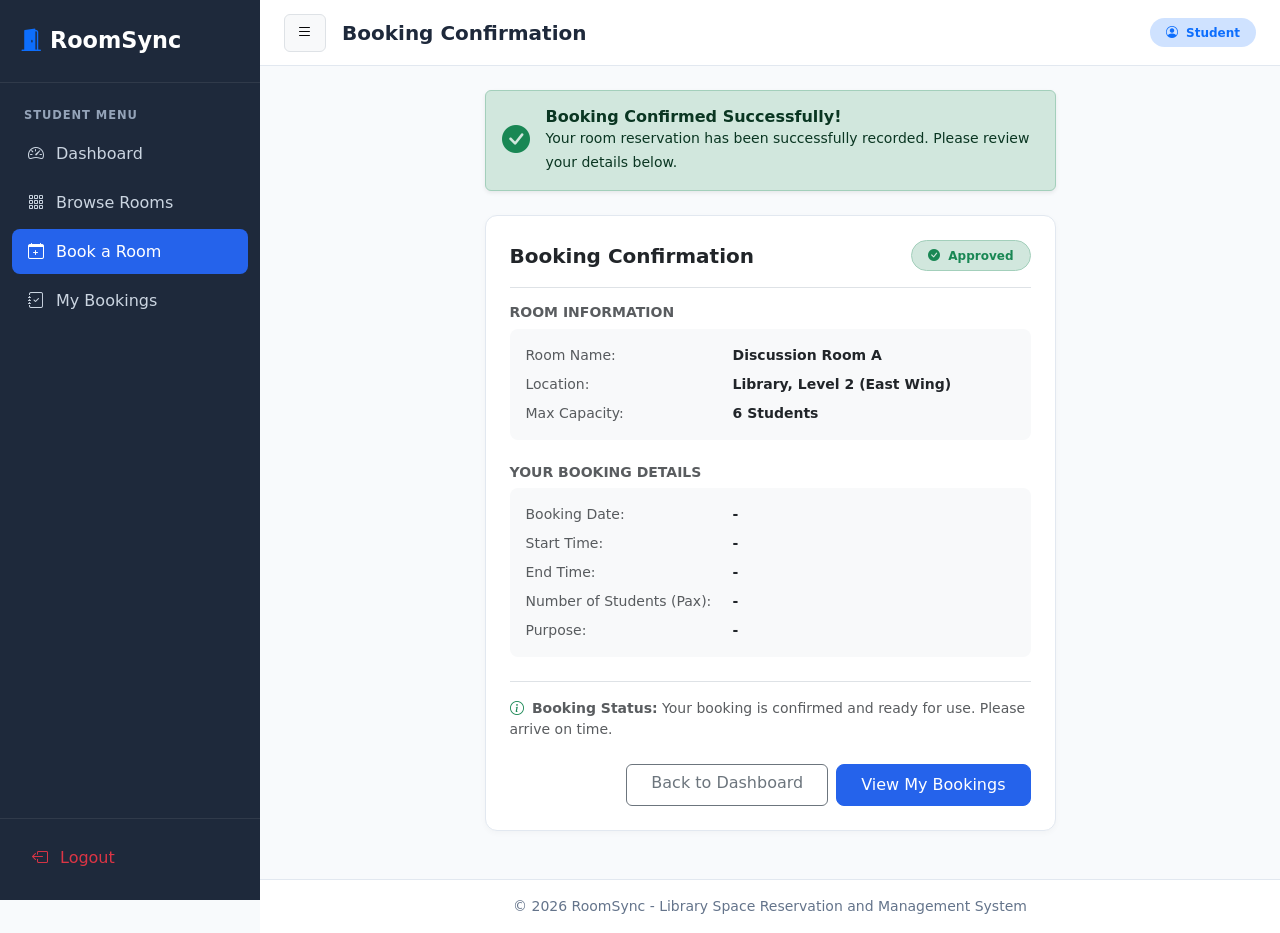
<file: web/student/booking_confirmation.html>
<!DOCTYPE html>
<html lang="en">
<head>
    <title>RoomSync - Booking Confirmation</title>
    <meta charset="UTF-8">
    <meta name="viewport" content="width=device-width, initial-scale=1.0">
    <link href="https://cdn.jsdelivr.net/npm/bootstrap@5.3.3/dist/css/bootstrap.min.css" rel="stylesheet">
    <link href="https://cdn.jsdelivr.net/npm/bootstrap-icons@1.11.3/font/bootstrap-icons.min.css" rel="stylesheet">
    <link rel="stylesheet" href="../assets/css/style.css">
</head>
<body>

    <!-- MAIN WRAPPER -->
    <div class="wrapper">
        
        <!-- SIDEBAR (from components.js) -->
        <div id="sidebarContainer"></div>

        <!-- MAIN CONTENT AREA -->
        <div class="main-content">
            
            <!-- Topbar with Collapsible Toggle Button -->
            <header class="topbar">
                <div class="d-flex align-items-center gap-3">
                    <button class="btn btn-light border" id="sidebarToggle" title="Toggle Sidebar">
                        <i class="bi bi-list"></i>
                    </button>
                    <h5 class="fw-bold mb-0">Booking Confirmation</h5>
                </div>
                <div class="d-flex align-items-center gap-2">
                    <span class="badge bg-primary-subtle text-primary px-3 py-2 rounded-pill">
                        <i class="bi bi-person-circle me-1"></i> Student
                    </span>
                </div>
            </header>

            <!-- BOOKING CONFIRMATION CONTENT -->
            <main class="container py-4 flex-grow-1">
                <div class="row justify-content-center">
                    <div class="col-md-8 col-lg-7">

                        <!-- Success Alert -->
                        <div class="alert alert-success d-flex align-items-center gap-3 p-3 mb-4 shadow-sm" role="alert">
                            <i class="bi bi-check-circle-fill fs-3 text-success"></i>
                            <div>
                                <h6 class="fw-bold mb-0">Booking Confirmed Successfully!</h6>
                                <small>Your room reservation has been successfully recorded. Please review your details below.</small>
                            </div>
                        </div>

                        <!-- Main Booking Summary Card -->
                        <div class="card card-roomsync p-4 mb-4">
                            <div class="d-flex justify-content-between align-items-center border-bottom pb-3 mb-3">
                                <h5 class="fw-bold mb-0 text-dark">Booking Confirmation</h5>
                                <!-- Approved status badge -->
                                <span class="badge bg-success-subtle text-success border border-success-subtle px-3 py-2 rounded-pill">
                                    <i class="bi bi-check-circle-fill me-1"></i> Approved
                                </span>
                            </div>

                            <!-- Section 1: Room Information -->
                            <h6 class="text-uppercase text-muted small fw-bold mb-2">Room Information</h6>
                            <div class="bg-light rounded-3 p-3 mb-4">
                                <div class="row g-2 small">
                                    <div class="col-5 text-muted">Room Name:</div>
                                    <div class="col-7 fw-semibold" id="room_name">-</div>

                                    <div class="col-5 text-muted">Location:</div>
                                    <div class="col-7 fw-semibold" id="room_location">-</div>

                                    <div class="col-5 text-muted">Max Capacity:</div>
                                    <div class="col-7 fw-semibold" id="room_capacity">-</div>
                                </div>
                            </div>

                            <!-- Section 2: Student Booking Details -->
                            <h6 class="text-uppercase text-muted small fw-bold mb-2">Your Booking Details</h6>
                            <div class="bg-light rounded-3 p-3 mb-4">
                                <div class="row g-2 small">
                                    <div class="col-5 text-muted">Booking Date:</div>
                                    <div class="col-7 fw-semibold" id="booking_date">-</div>

                                    <div class="col-5 text-muted">Start Time:</div>
                                    <div class="col-7 fw-semibold" id="start_time">-</div>

                                    <div class="col-5 text-muted">End Time:</div>
                                    <div class="col-7 fw-semibold" id="end_time">-</div>

                                    <div class="col-5 text-muted">Number of Students (Pax):</div>
                                    <div class="col-7 fw-semibold" id="pax">-</div>

                                    <div class="col-5 text-muted">Purpose:</div>
                                    <div class="col-7 fw-semibold" id="purpose">-</div>
                                </div>
                            </div>

                            <!-- Approval Status Note -->
                            <div class="border-top pt-3 mb-4">
                                <p class="small text-muted mb-0">
                                    <i class="bi bi-info-circle me-1 text-success"></i>
                                    <strong>Booking Status:</strong> Your booking is confirmed and ready for use. Please arrive on time.
                                </p>
                            </div>

                            <!-- Action Buttons -->
                            <div class="d-flex flex-column flex-sm-row justify-content-end gap-2">
                                <a href="student_dashboard.html" class="btn btn-outline-secondary px-4">Back to Dashboard</a>
                                <a href="my_bookings.html" class="btn btn-primary-roomsync px-4">View My Bookings</a>
                            </div>
                        </div>

                    </div>
                </div>
            </main>

            <!-- FOOTER -->
            <footer class="py-3 text-center">
                <div class="container">
                    <span>&copy; 2026 RoomSync - Library Space Reservation and Management System</span>
                </div>
            </footer>

        </div>
    </div>

    <!-- JAVASCRIPT SCRIPTS -->
    <script src="https://cdn.jsdelivr.net/npm/bootstrap@5.3.3/dist/js/bootstrap.bundle.min.js"></script>
    <script src="../assets/js/components.js"></script>
    <script src="../assets/js/script.js"></script>
</body>
</html>
</file>
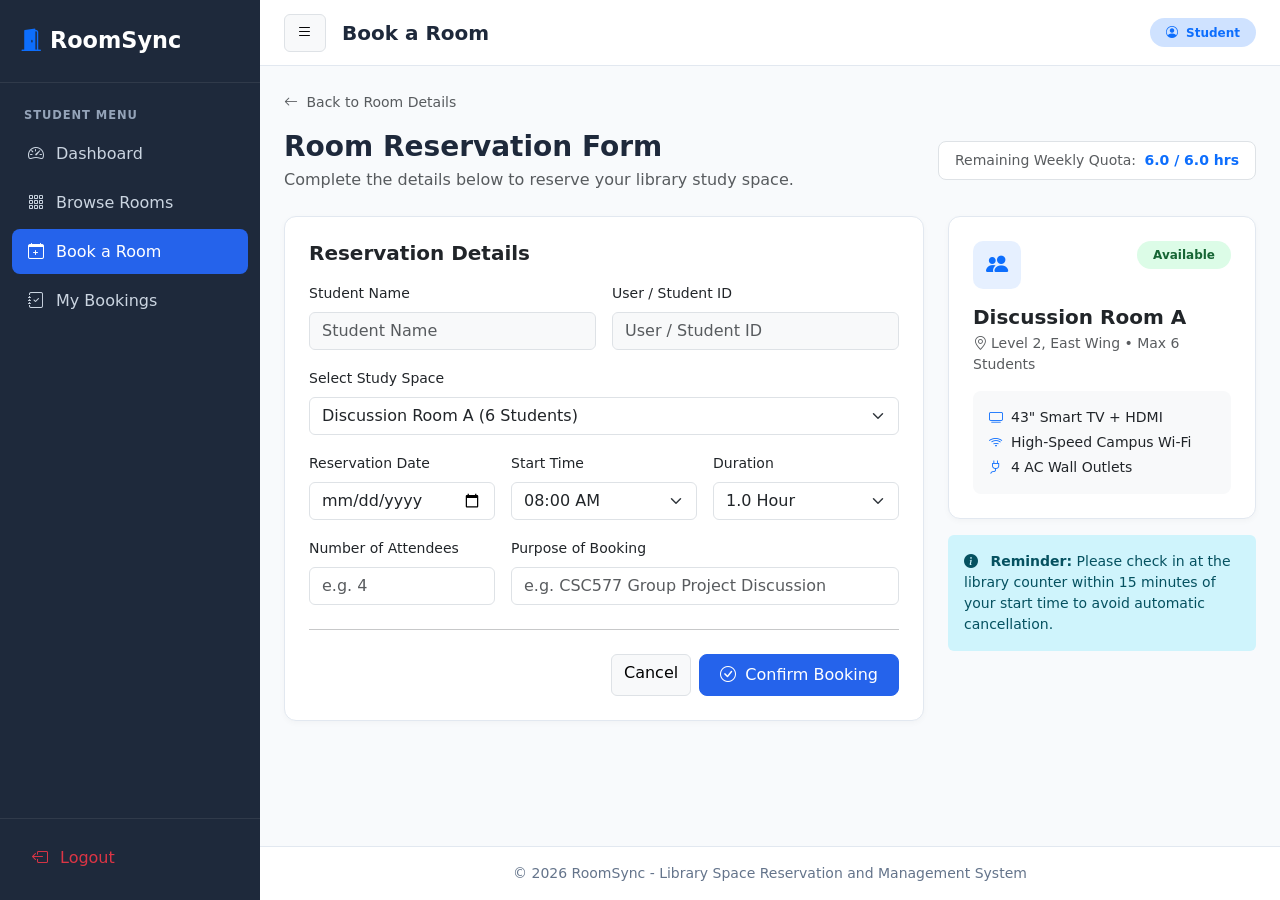
<file: web/student/booking_form.html>
<!DOCTYPE html>
<!--
Click nbfs://nbhost/SystemFileSystem/Templates/Licenses/license-default.txt to change this license
Click nbfs://nbhost/SystemFileSystem/Templates/JSP_Servlet/Html.html to edit this template
-->
<html lang="en">
<head>
    <title>Book a Room - RoomSync</title>
    <meta charset="UTF-8">
    <meta name="viewport" content="width=device-width, initial-scale=1.0">
    <!-- Bootstrap 5 CSS -->
    <link href="https://cdn.jsdelivr.net/npm/bootstrap@5.3.3/dist/css/bootstrap.min.css" rel="stylesheet">
    <!-- Bootstrap Icons -->
    <link href="https://cdn.jsdelivr.net/npm/bootstrap-icons@1.11.3/font/bootstrap-icons.min.css" rel="stylesheet">
    <!-- Shared Group Stylesheet -->
    <link rel="stylesheet" href="../assets/css/style.css">
</head>
<body>

    <div class="wrapper">
        <!-- SIDEBAR (from components.js) -->
        <div id="sidebarContainer"></div>

        <!-- MAIN CONTENT AREA -->
        <div class="main-content">
            
            <!-- Topbar with Collapsible Toggle Button -->
            <header class="topbar">
                <div class="d-flex align-items-center gap-3">
                    <button class="btn btn-light border" id="sidebarToggle" title="Toggle Sidebar">
                        <i class="bi bi-list"></i>
                    </button>
                    <h5 class="fw-bold mb-0">Book a Room</h5>
                </div>
                <div class="d-flex align-items-center gap-2">
                    <span class="badge bg-primary-subtle text-primary px-3 py-2 rounded-pill" id="topbarUserBadge">
                        <i class="bi bi-person-circle me-1"></i> Student
                    </span>
                </div>
            </header>

            <!-- Page Body -->
            <main class="container-fluid p-4">

                <!-- Back Navigation -->
                <div class="mb-3">
                    <a href="room_details.html" class="text-decoration-none text-muted small">
                        <i class="bi bi-arrow-left me-1"></i> Back to Room Details
                    </a>
                </div>

                <!-- Page Header & Quota Indicator -->
                <div class="d-flex flex-column flex-md-row justify-content-between align-items-md-center mb-4 gap-3">
                    <div>
                        <h3 class="fw-bold mb-1">Room Reservation Form</h3>
                        <p class="text-muted mb-0">Complete the details below to reserve your library study space.</p>
                    </div>
                    <div class="bg-white border rounded-3 px-3 py-2 small">
                        <span class="text-muted">Remaining Weekly Quota:</span>
                        <strong class="text-primary ms-1" id="remainingQuotaText">2.0 / 6.0 hrs</strong>
                    </div>
                </div>

                <div class="row g-4">
                    <!-- Left Column: Reservation Form -->
                    <div class="col-lg-8">
                        <div class="card card-roomsync p-4">
                            <h5 class="fw-bold mb-3">Reservation Details</h5>
                            <form action="booking_confirmation.html" method="GET" id="bookingForm">
                                <div class="row g-3">
                                    <div class="col-md-6">
                                        <label for="studentName" class="form-label fw-medium small">Student Name</label>
                                        <input type="text" class="form-control bg-light" id="studentName" name="studentName" placeholder="Student Name" readonly>
                                    </div>
                                    <div class="col-md-6">
                                        <label for="studentId" class="form-label fw-medium small">User / Student ID</label>
                                        <input type="text" class="form-control bg-light" id="studentId" name="studentId" placeholder="User / Student ID" readonly>
                                    </div>
                                    <div class="col-md-12">
                                        <label for="roomSelect" class="form-label fw-medium small">Select Study Space</label>
                                        <select class="form-select" id="roomSelect" name="roomName" required>
                                            <option value="Discussion Room A" selected>Discussion Room A (Level 2, East Wing - Max 6 Students)</option>
                                            <option value="Discussion Room B">Discussion Room B (Level 2, East Wing - Max 8 Students)</option>
                                            <option value="Group Study Pod 1">Group Study Pod 1 (Level 1, Quiet Zone - Max 4 Students)</option>
                                            <option value="Presentation Lab 1">Presentation Lab 1 (Level 3, Media Zone - Max 12 Students)</option>
                                            <option value="Library Mini Auditorium">Library Mini Auditorium (Level 3, Main Hall - Max 30 Students)</option>
                                        </select>
                                    </div>
                                    <div class="col-md-4">
                                        <label for="bookingDate" class="form-label fw-medium small">Reservation Date</label>
                                        <input type="date" class="form-control" id="bookingDate" name="bookingDate" required>
                                    </div>
                                    <div class="col-md-4">
                                        <label for="startTime" class="form-label fw-medium small">Start Time</label>
                                        <select class="form-select" id="startTime" name="startTime" required>
                                            <option value="" selected disabled>Choose timeslot...</option>
                                            <option value="08:00">08:00 AM</option>
                                            <option value="09:00">09:00 AM</option>
                                            <option value="10:00">10:00 AM</option>
                                            <option value="12:00">12:00 PM</option>
                                            <option value="14:00">02:00 PM</option>
                                            <option value="16:00">04:00 PM</option>
                                        </select>
                                    </div>
                                    <div class="col-md-4">
                                        <label for="duration" class="form-label fw-medium small">Duration</label>
                                        <select class="form-select" id="duration" name="duration" required>
                                            <option value="1">1.0 Hour</option>
                                            <option value="2">2.0 Hours</option>
                                            <option value="3">3.0 Hours</option>
                                            <option value="4">4.0 Hours</option>
                                        </select>
                                    </div>
                                    <div class="col-md-4">
                                        <label for="pax" class="form-label fw-medium small">Number of Attendees</label>
                                        <input type="number" class="form-control" id="pax" name="pax" min="1" max="30" placeholder="e.g. 4" required>
                                    </div>
                                    <div class="col-md-8">
                                        <label for="purpose" class="form-label fw-medium small">Purpose of Booking</label>
                                        <input type="text" class="form-control" id="purpose" name="purpose" placeholder="e.g. CSC577 Group Project Discussion" required>
                                    </div>
                                </div>

                                <hr class="my-4">

                                <div class="d-flex justify-content-end gap-2">
                                    <a href="room_list.html" class="btn btn-light border">Cancel</a>
                                    <button type="submit" class="btn btn-primary-roomsync">
                                        <i class="bi bi-check-circle me-1"></i> Confirm Booking
                                    </button>
                                </div>
                            </form>
                        </div>
                    </div>

                    <!-- Right Column: Selected Room Summary & Rules -->
                    <div class="col-lg-4">
                        <div class="card card-roomsync p-4 mb-3">
                            <div class="d-flex justify-content-between align-items-start mb-3">
                                <div class="stat-icon bg-primary bg-opacity-10 text-primary">
                                    <i class="bi bi-people-fill"></i>
                                </div>
                                <span class="badge badge-available px-3 py-2 rounded-pill">Available</span>
                            </div>
                            <h5 class="fw-bold mb-1" id="summaryRoomTitle">Discussion Room A</h5>
                            <p class="text-muted small mb-3" id="summaryRoomMeta">
                                <i class="bi bi-geo-alt me-1"></i>Level 2, East Wing &bull; Max 6 Students
                            </p>
                            <div class="p-3 bg-light rounded-3 small mb-0">
                                <div class="mb-1"><i class="bi bi-tv text-primary me-2"></i>43" Smart TV + HDMI</div>
                                <div class="mb-1"><i class="bi bi-wifi text-primary me-2"></i>High-Speed Campus Wi-Fi</div>
                                <div><i class="bi bi-plug text-primary me-2"></i>4 AC Wall Outlets</div>
                            </div>
                        </div>

                        <div class="alert alert-info border-0 small mb-0">
                            <i class="bi bi-info-circle-fill me-2"></i>
                            <strong>Reminder:</strong> Please check in at the library counter within 15 minutes of your start time to avoid automatic cancellation.
                        </div>
                    </div>
                </div>

            </main>

            <!-- FOOTER -->
            <footer class="py-3 text-center">
                <div class="container">
                    <span>&copy; 2026 RoomSync - Library Space Reservation and Management System</span>
                </div>
            </footer>
        </div>
    </div>

     <!-- JAVASCRIPT SCRIPTS -->
    <script src="https://cdn.jsdelivr.net/npm/bootstrap@5.3.3/dist/js/bootstrap.bundle.min.js"></script>
    <script src="../assets/js/components.js"></script>
    <script src="../assets/js/script.js"></script>
</body>
</html>
</file>
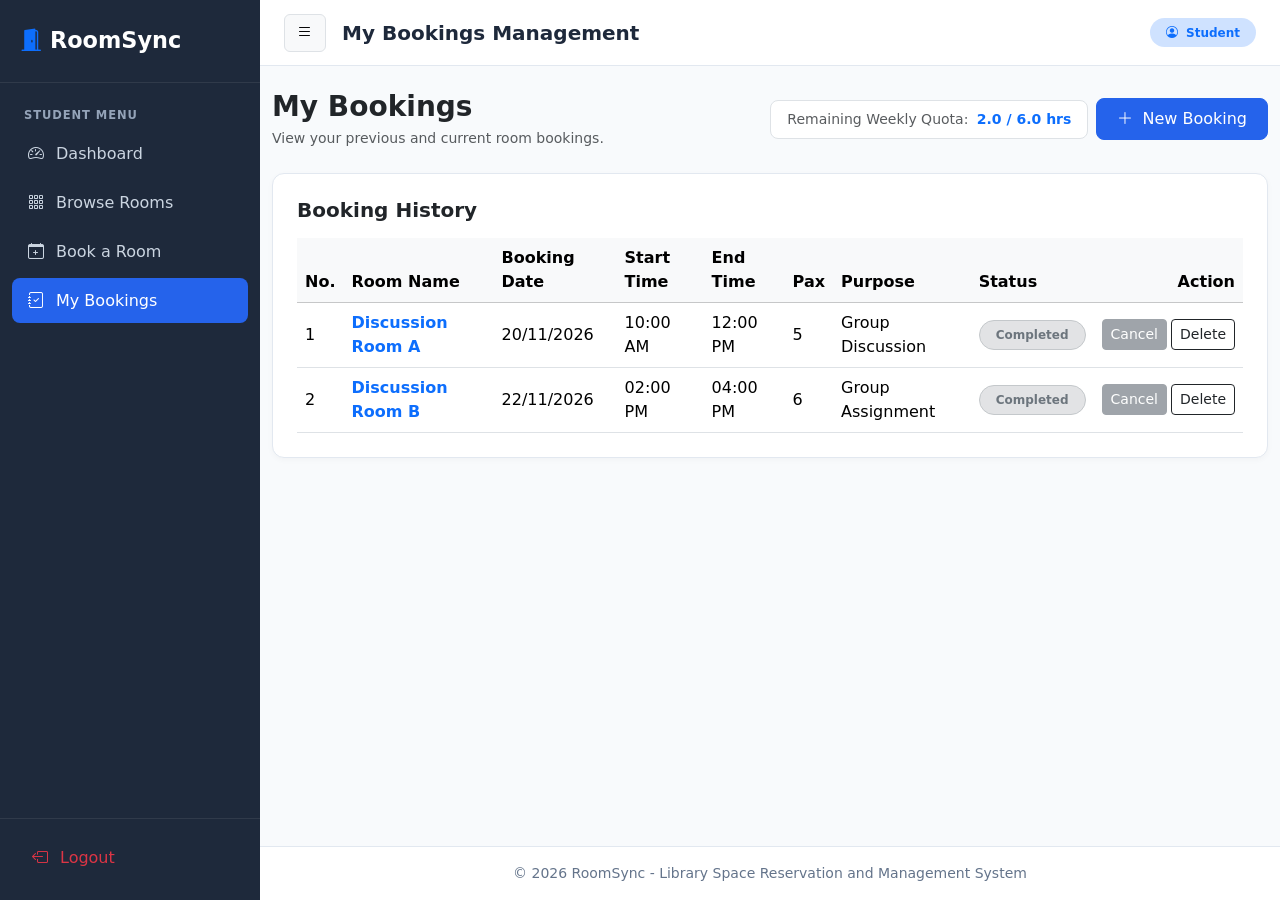
<file: web/student/my_bookings.html>
<!DOCTYPE html>
<html lang="en">
<head>
    <title>RoomSync - My Bookings</title>
    <meta charset="UTF-8">
    <meta name="viewport" content="width=device-width, initial-scale=1.0">
    <link href="https://cdn.jsdelivr.net/npm/bootstrap@5.3.3/dist/css/bootstrap.min.css" rel="stylesheet">
    <link href="https://cdn.jsdelivr.net/npm/bootstrap-icons@1.11.3/font/bootstrap-icons.min.css" rel="stylesheet">
    <link rel="stylesheet" href="../assets/css/style.css">
</head>
<body>

    <!-- MAIN WRAPPER -->
    <div class="wrapper">
        
        <!-- SIDEBAR (from components.js) -->
        <div id="sidebarContainer"></div>

        <!-- MAIN CONTENT AREA -->
        <div class="main-content">
            
            <!-- Topbar with Collapsible Toggle Button -->
            <header class="topbar">
                <div class="d-flex align-items-center gap-3">
                    <button class="btn btn-light border" id="sidebarToggle" title="Toggle Sidebar">
                        <i class="bi bi-list"></i>
                    </button>
                    <h5 class="fw-bold mb-0">My Bookings Management</h5>
                </div>
                <div class="d-flex align-items-center gap-2">
                    <span class="badge bg-primary-subtle text-primary px-3 py-2 rounded-pill">
                        <i class="bi bi-person-circle me-1"></i> Student
                    </span>
                </div>
            </header>

            <!-- MY BOOKINGS CONTENT -->
            <main class="container py-4 flex-grow-1">
                
                <!-- Page Header, Quota Indicator & New Booking Button -->
                <div class="d-flex flex-column flex-md-row justify-content-between align-items-md-center gap-3 mb-4">
                    <div>
                        <h3 class="fw-bold mb-1 text-dark">My Bookings</h3>
                        <p class="text-muted small mb-0">View your previous and current room bookings.</p>
                    </div>
                    <div class="d-flex flex-wrap align-items-center gap-2">
                        <div class="bg-white border rounded-3 px-3 py-2 small">
                            <span class="text-muted">Remaining Weekly Quota:</span>
                            <strong class="text-primary ms-1" id="remainingQuotaText">2.0 / 6.0 hrs</strong>
                        </div>
                        <a href="booking_form.html" class="btn btn-primary-roomsync">
                            <i class="bi bi-plus-lg me-1"></i> New Booking
                        </a>
                    </div>
                </div>

                <!-- Booking History Table Card -->
                <div class="card card-roomsync p-4">
                    <h5 class="fw-bold mb-3 text-dark">Booking History</h5>

                    <div class="table-responsive">
                        <table class="table table-hover align-middle mb-0" id="bookingTable">
                            <thead class="table-light">
                                <tr>
                                    <th>No.</th>
                                    <th>Room Name</th>
                                    <th>Booking Date</th>
                                    <th>Start Time</th>
                                    <th>End Time</th>
                                    <th>Pax</th>
                                    <th>Purpose</th>
                                    <th>Status</th>
                                    <th class="text-end">Action</th>
                                </tr>
                            </thead>
                            <!-- Populated dynamically by loadMyBookings() in script.js -->
                            <tbody id="bookingTableBody"></tbody>
                        </table>
                    </div>
                </div>

            </main>

            <!-- FOOTER -->
            <footer class="py-3 text-center">
                <div class="container">
                    <span>&copy; 2026 RoomSync - Library Space Reservation and Management System</span>
                </div>
            </footer>

        </div>
    </div>

    <!-- JAVASCRIPT SCRIPTS -->
    <script src="https://cdn.jsdelivr.net/npm/bootstrap@5.3.3/dist/js/bootstrap.bundle.min.js"></script>
    <script src="../assets/js/components.js"></script>
    <script src="../assets/js/script.js"></script>
</body>
</html>
</file>
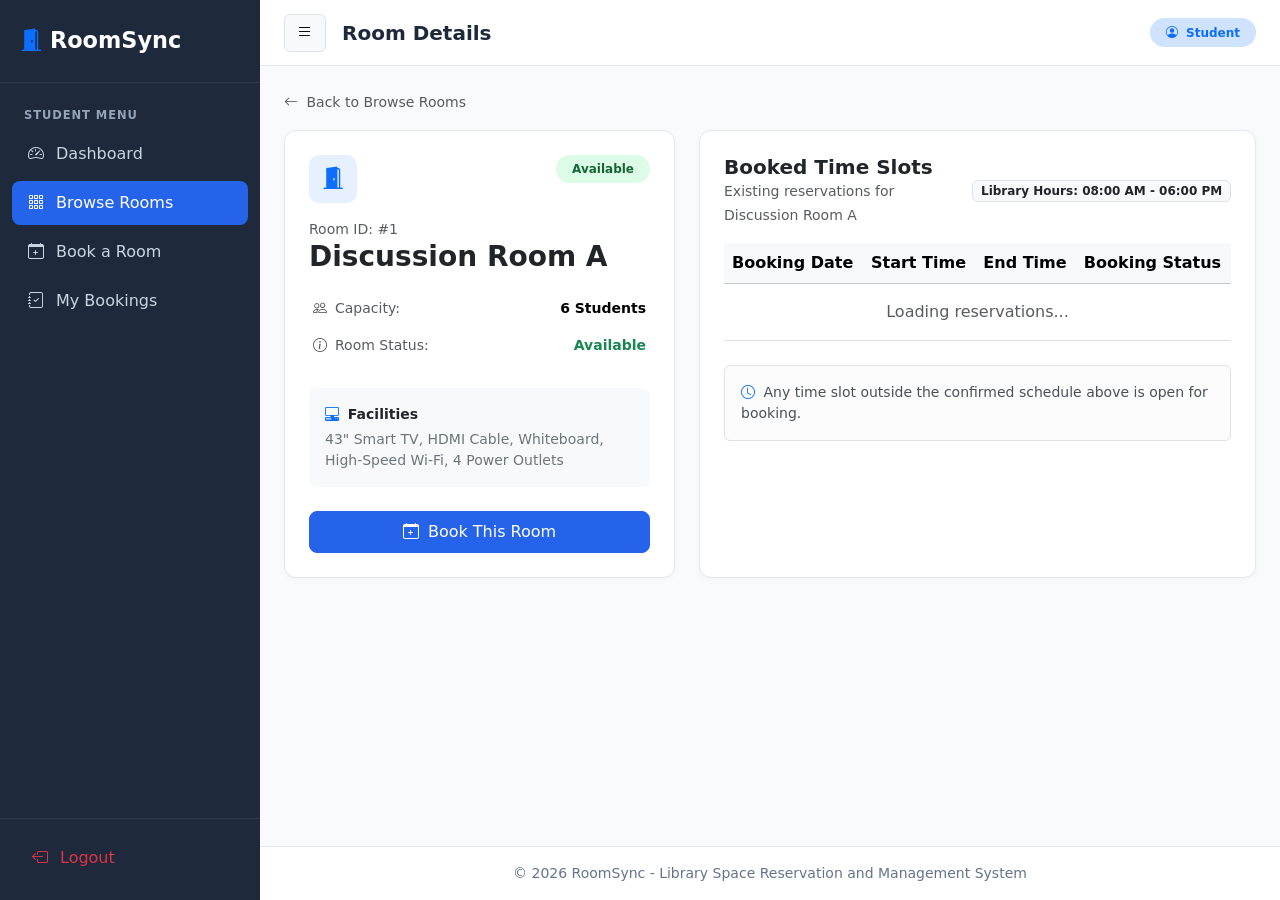
<file: web/student/room_details.html>
<!DOCTYPE html>
<html lang="en">
<head>
    <title>Room Details - RoomSync</title>
    <meta charset="UTF-8">
    <meta name="viewport" content="width=device-width, initial-scale=1.0">
    <!-- Bootstrap 5 CSS -->
    <link href="https://cdn.jsdelivr.net/npm/bootstrap@5.3.3/dist/css/bootstrap.min.css" rel="stylesheet">
    <!-- Bootstrap Icons -->
    <link href="https://cdn.jsdelivr.net/npm/bootstrap-icons@1.11.3/font/bootstrap-icons.min.css" rel="stylesheet">
    <!-- Shared Group Stylesheet -->
    <link rel="stylesheet" href="../assets/css/style.css">
</head>
<body>

    <div class="wrapper">
        
        <!-- SIDEBAR (from components.js) -->
        <div id="sidebarContainer"></div>

        <!-- RIGHT MAIN AREA -->
        <div class="main-content">
            
            <!-- Topbar with Collapsible Toggle Button -->
            <header class="topbar">
                <div class="d-flex align-items-center gap-3">
                    <button class="btn btn-light border" id="sidebarToggle" title="Toggle Sidebar">
                        <i class="bi bi-list"></i>
                    </button>
                    <h5 class="fw-bold mb-0">Room Details</h5>
                </div>
                <div class="d-flex align-items-center gap-2">
                    <span class="badge bg-primary-subtle text-primary px-3 py-2 rounded-pill">
                        <i class="bi bi-person-circle me-1"></i> Student
                    </span>
                </div>
            </header>

            <!-- Page Body -->
            <main class="container-fluid p-4">

                <div class="mb-3">
                    <a href="room_list.html" class="text-decoration-none text-muted small">
                        <i class="bi bi-arrow-left me-1"></i> Back to Browse Rooms
                    </a>
                </div>

                <div class="row g-4">
                    <!-- Left Column: ROOM Entity Details -->
                    <div class="col-lg-5">
                        <div class="card card-roomsync p-4 h-100">
                            <div class="d-flex justify-content-between align-items-start mb-3">
                                <div class="stat-icon bg-primary bg-opacity-10 text-primary" id="roomIconBox">
                                    <i class="bi bi-door-open-fill" id="roomIcon"></i>
                                </div>
                                <span class="badge badge-available px-3 py-2 rounded-pill" id="roomStatusBadge">Available</span>
                            </div>

                            <small class="text-muted" id="roomIdText">Room ID: #1</small>
                            <h3 class="fw-bold mb-3" id="roomNameText">Discussion Room A</h3>

                            <table class="table table-borderless table-sm small mb-4">
                                <tbody>
                                    <tr>
                                        <td class="text-muted py-2"><i class="bi bi-people me-2"></i>Capacity:</td>
                                        <td class="fw-semibold text-end py-2" id="roomCapacityText">6 Students</td>
                                    </tr>
                                    <tr>
                                        <td class="text-muted py-2"><i class="bi bi-info-circle me-2"></i>Room Status:</td>
                                        <td class="fw-semibold text-success text-end py-2" id="roomStatusText">Available</td>
                                    </tr>
                                </tbody>
                            </table>

                            <div class="bg-light rounded-3 p-3 mb-4">
                                <div class="fw-semibold small text-dark mb-1">
                                    <i class="bi bi-pc-display-horizontal text-primary me-1"></i> Facilities
                                </div>
                                <p class="small text-secondary mb-0" id="roomFacilitiesText">
                                    43" Smart TV, HDMI Cable, Whiteboard, High-Speed Wi-Fi, 4 Power Outlets
                                </p>
                            </div>

                            <div class="mt-auto d-grid" id="bookButtonContainer">
                                <a href="booking_form.html?roomName=Discussion%20Room%20A&from=room_details&room_id=1" class="btn btn-primary-roomsync" id="bookRoomBtn">
                                    <i class="bi bi-calendar-plus me-1"></i> Book This Room
                                </a>
                            </div>
                        </div>
                    </div>

                    <!-- Right Column: BOOKING Schedule for This Room -->
                    <div class="col-lg-7">
                        <div class="card card-roomsync p-4 h-100">
                            <div class="d-flex justify-content-between align-items-center mb-3">
                                <div>
                                    <h5 class="fw-bold mb-0">Booked Time Slots</h5>
                                    <small class="text-muted" id="scheduleSubtitle">Existing reservations for Discussion Room A</small>
                                </div>
                                <span class="badge bg-light text-dark border">Library Hours: 08:00 AM - 06:00 PM</span>
                            </div>

                            <div class="table-responsive">
                                <table class="table table-hover align-middle mb-0">
                                    <thead class="table-light">
                                        <tr>
                                            <th>Booking Date</th>
                                            <th>Start Time</th>
                                            <th>End Time</th>
                                            <th>Booking Status</th>
                                        </tr>
                                    </thead>
                                    <tbody id="scheduleTableBody">
                                        <tr>
                                            <td colspan="4" class="text-center text-muted py-3">Loading reservations...</td>
                                        </tr>
                                    </tbody>
                                </table>
                            </div>

                            <div class="alert alert-light border small mt-4 mb-0">
                                <i class="bi bi-clock text-primary me-1"></i>
                                Any time slot outside the confirmed schedule above is open for booking.
                            </div>
                        </div>
                    </div>
                </div>

            </main>

            <!-- FOOTER -->
            <footer class="py-3 text-center">
                <div class="container">
                    <span>&copy; 2026 RoomSync - Library Space Reservation and Management System</span>
                </div>
            </footer>
        </div>
    </div>

    <!-- SCRIPT JAVASCRIPT -->
    <script src="https://cdn.jsdelivr.net/npm/bootstrap@5.3.3/dist/js/bootstrap.bundle.min.js"></script>
    <script src="../assets/js/components.js"></script>
    <script src="../assets/js/script.js"></script>
</body>
</html>
</file>
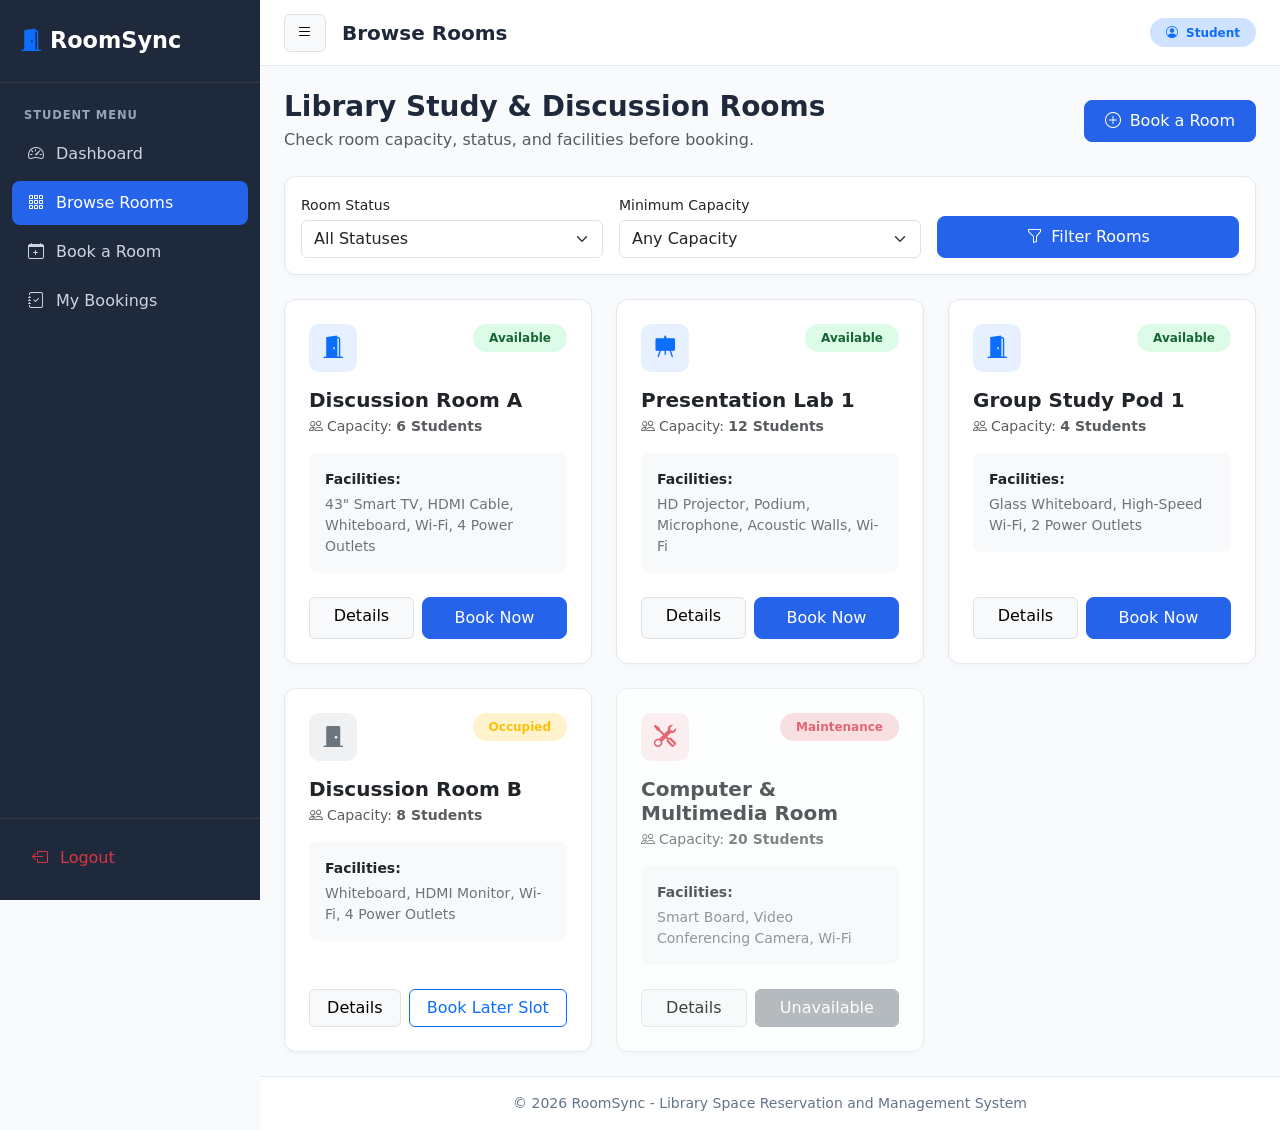
<file: web/student/room_list.html>
<!DOCTYPE html>
<html lang="en">
<head>
    <title>Browse Rooms - RoomSync</title>
    <meta charset="UTF-8">
    <meta name="viewport" content="width=device-width, initial-scale=1.0">
    <!-- Bootstrap 5 CSS -->
    <link href="https://cdn.jsdelivr.net/npm/bootstrap@5.3.3/dist/css/bootstrap.min.css" rel="stylesheet">
    <!-- Bootstrap Icons -->
    <link href="https://cdn.jsdelivr.net/npm/bootstrap-icons@1.11.3/font/bootstrap-icons.min.css" rel="stylesheet">
    <!-- Shared Group Stylesheet -->
    <link rel="stylesheet" href="../assets/css/style.css">
</head>
<body>

    <div class="wrapper">
        
        <!-- SIDEBAR (Rendered dynamically from components.js) -->
        <div id="sidebarContainer"></div>

        <!-- RIGHT MAIN AREA -->
        <div class="main-content">
            
            <!-- Topbar with Collapsible Toggle Button -->
            <header class="topbar">
                <div class="d-flex align-items-center gap-3">
                    <button class="btn btn-light border" id="sidebarToggle" title="Toggle Sidebar">
                        <i class="bi bi-list"></i>
                    </button>
                    <h5 class="fw-bold mb-0">Browse Rooms</h5>
                </div>
                <div class="d-flex align-items-center gap-2">
                    <span class="badge bg-primary-subtle text-primary px-3 py-2 rounded-pill">
                        <i class="bi bi-person-circle me-1"></i> Student
                    </span>
                </div>
            </header>

            <!-- Page Body -->
            <main class="container-fluid p-4">

                <div class="d-flex flex-column flex-md-row justify-content-between align-items-md-center mb-4 gap-3">
                    <div>
                        <h3 class="fw-bold mb-1">Library Study &amp; Discussion Rooms</h3>
                        <p class="text-muted mb-0">Check room capacity, status, and facilities before booking.</p>
                    </div>
                    <a href="booking_form.html?from=room_list" class="btn btn-primary-roomsync">
                        <i class="bi bi-plus-circle me-1"></i> Book a Room
                    </a>
                </div>

                <!-- Filter Bar -->
                <div class="card card-roomsync p-3 mb-4">
                    <form id="roomFilterForm" action="room_list.html" method="GET" class="row g-3 align-items-end">
                        <div class="col-md-4">
                            <label for="filter_status" class="form-label small fw-medium mb-1">Room Status</label>
                            <select class="form-select" id="filter_status" name="room_status">
                                <option value="">All Statuses</option>
                                <option value="Available">Available</option>
                                <option value="Occupied">Occupied</option>
                                <option value="Maintenance">Maintenance</option>
                            </select>
                        </div>
                        <div class="col-md-4">
                            <label for="filter_capacity" class="form-label small fw-medium mb-1">Minimum Capacity</label>
                            <select class="form-select" id="filter_capacity" name="capacity">
                                <option value="">Any Capacity</option>
                                <option value="4">4+ Students</option>
                                <option value="6">6+ Students</option>
                                <option value="10">10+ Students</option>
                            </select>
                        </div>
                        <div class="col-md-4 d-grid">
                            <button type="submit" class="btn btn-primary-roomsync">
                                <i class="bi bi-funnel me-1"></i> Filter Rooms
                            </button>
                        </div>
                    </form>
                </div>

                <!-- Rooms Grid -->
                <div class="row g-4" id="roomsGridContainer">

                    <!-- Empty Filter State -->
                    <div id="noRoomsAlert" class="col-12 d-none">
                        <div class="alert alert-light border text-center text-muted py-4 mb-0">
                            <i class="bi bi-search me-1"></i> No rooms match the selected status and capacity criteria.
                        </div>
                    </div>

                    <!-- Room 1 -->
                    <div class="col-md-6 col-lg-4 room-card-item" data-status="Available" data-capacity="6">
                        <div class="card card-roomsync card-hover p-4 h-100 d-flex flex-column">
                            <div class="d-flex justify-content-between align-items-start mb-3">
                                <div class="stat-icon bg-primary bg-opacity-10 text-primary">
                                    <i class="bi bi-door-open-fill"></i>
                                </div>
                                <span class="badge badge-available px-3 py-2 rounded-pill">Available</span>
                            </div>
                            <h5 class="fw-bold mb-1">Discussion Room A</h5>
                            <p class="text-muted small mb-3">
                                <i class="bi bi-people me-1"></i>Capacity: <strong>6 Students</strong>
                            </p>
                            <div class="bg-light rounded-3 p-3 small mb-4">
                                <div class="fw-semibold text-dark mb-1">Facilities:</div>
                                <div class="text-secondary">43" Smart TV, HDMI Cable, Whiteboard, Wi-Fi, 4 Power Outlets</div>
                            </div>
                            <div class="mt-auto d-flex gap-2">
                                <a href="room_details.html?room_id=1" class="btn btn-light border flex-fill">Details</a>
                                <a href="booking_form.html?roomName=Discussion%20Room%20A&from=room_list" class="btn btn-primary-roomsync flex-fill">Book Now</a>
                            </div>
                        </div>
                    </div>

                    <!-- Room 2 -->
                    <div class="col-md-6 col-lg-4 room-card-item" data-status="Available" data-capacity="12">
                        <div class="card card-roomsync card-hover p-4 h-100 d-flex flex-column">
                            <div class="d-flex justify-content-between align-items-start mb-3">
                                <div class="stat-icon bg-primary bg-opacity-10 text-primary">
                                    <i class="bi bi-easel-fill"></i>
                                </div>
                                <span class="badge badge-available px-3 py-2 rounded-pill">Available</span>
                            </div>
                            <h5 class="fw-bold mb-1">Presentation Lab 1</h5>
                            <p class="text-muted small mb-3">
                                <i class="bi bi-people me-1"></i>Capacity: <strong>12 Students</strong>
                            </p>
                            <div class="bg-light rounded-3 p-3 small mb-4">
                                <div class="fw-semibold text-dark mb-1">Facilities:</div>
                                <div class="text-secondary">HD Projector, Podium, Microphone, Acoustic Walls, Wi-Fi</div>
                            </div>
                            <div class="mt-auto d-flex gap-2">
                                <a href="room_details.html?room_id=2" class="btn btn-light border flex-fill">Details</a>
                                <a href="booking_form.html?roomName=Presentation%20Lab%201&from=room_list" class="btn btn-primary-roomsync flex-fill">Book Now</a>
                            </div>
                        </div>
                    </div>

                    <!-- Room 3 -->
                    <div class="col-md-6 col-lg-4 room-card-item" data-status="Available" data-capacity="4">
                        <div class="card card-roomsync card-hover p-4 h-100 d-flex flex-column">
                            <div class="d-flex justify-content-between align-items-start mb-3">
                                <div class="stat-icon bg-primary bg-opacity-10 text-primary">
                                    <i class="bi bi-door-open-fill"></i>
                                </div>
                                <span class="badge badge-available px-3 py-2 rounded-pill">Available</span>
                            </div>
                            <h5 class="fw-bold mb-1">Group Study Pod 1</h5>
                            <p class="text-muted small mb-3">
                                <i class="bi bi-people me-1"></i>Capacity: <strong>4 Students</strong>
                            </p>
                            <div class="bg-light rounded-3 p-3 small mb-4">
                                <div class="fw-semibold text-dark mb-1">Facilities:</div>
                                <div class="text-secondary">Glass Whiteboard, High-Speed Wi-Fi, 2 Power Outlets</div>
                            </div>
                            <div class="mt-auto d-flex gap-2">
                                <a href="room_details.html?room_id=3" class="btn btn-light border flex-fill">Details</a>
                                <a href="booking_form.html?roomName=Group%20Study%20Pod%201&from=room_list" class="btn btn-primary-roomsync flex-fill">Book Now</a>
                            </div>
                        </div>
                    </div>

                    <!-- Room 4 -->
                    <div class="col-md-6 col-lg-4 room-card-item" data-status="Occupied" data-capacity="8">
                        <div class="card card-roomsync card-hover p-4 h-100 d-flex flex-column">
                            <div class="d-flex justify-content-between align-items-start mb-3">
                                <div class="stat-icon bg-secondary bg-opacity-10 text-secondary">
                                    <i class="bi bi-door-closed-fill"></i>
                                </div>
                                <span class="badge bg-warning-subtle text-warning px-3 py-2 rounded-pill">Occupied</span>
                            </div>
                            <h5 class="fw-bold mb-1">Discussion Room B</h5>
                            <p class="text-muted small mb-3">
                                <i class="bi bi-people me-1"></i>Capacity: <strong>8 Students</strong>
                            </p>
                            <div class="bg-light rounded-3 p-3 small mb-4">
                                <div class="fw-semibold text-dark mb-1">Facilities:</div>
                                <div class="text-secondary">Whiteboard, HDMI Monitor, Wi-Fi, 4 Power Outlets</div>
                            </div>
                            <div class="mt-auto d-flex gap-2">
                                <a href="room_details.html?room_id=4" class="btn btn-light border flex-fill">Details</a>
                                <a href="booking_form.html?roomName=Discussion%20Room%20B&from=room_list" class="btn btn-outline-primary flex-fill">Book Later Slot</a>
                            </div>
                        </div>
                    </div>

                    <!-- Room 5 -->
                    <div class="col-md-6 col-lg-4 room-card-item" data-status="Maintenance" data-capacity="20">
                        <div class="card card-roomsync card-hover p-4 h-100 d-flex flex-column opacity-75">
                            <div class="d-flex justify-content-between align-items-start mb-3">
                                <div class="stat-icon bg-danger bg-opacity-10 text-danger">
                                    <i class="bi bi-tools"></i>
                                </div>
                                <span class="badge bg-danger-subtle text-danger px-3 py-2 rounded-pill">Maintenance</span>
                            </div>
                            <h5 class="fw-bold mb-1">Computer &amp; Multimedia Room</h5>
                            <p class="text-muted small mb-3">
                                <i class="bi bi-people me-1"></i>Capacity: <strong>20 Students</strong>
                            </p>
                            <div class="bg-light rounded-3 p-3 small mb-4">
                                <div class="fw-semibold text-dark mb-1">Facilities:</div>
                                <div class="text-secondary">Smart Board, Video Conferencing Camera, Wi-Fi</div>
                            </div>
                            <div class="mt-auto d-flex gap-2">
                                <a href="room_details.html?room_id=5" class="btn btn-light border flex-fill">Details</a>
                                <button type="button" class="btn btn-secondary flex-fill" disabled>Unavailable</button>
                            </div>
                        </div>
                    </div>

                </div>

            </main>

            <!-- FOOTER -->
            <footer class="py-3 text-center">
                <div class="container">
                    <span>&copy; 2026 RoomSync - Library Space Reservation and Management System</span>
                </div>
            </footer>
        </div>
    </div>

    <!-- SCRIPT JAVASCRIPT -->
    <script src="https://cdn.jsdelivr.net/npm/bootstrap@5.3.3/dist/js/bootstrap.bundle.min.js"></script>
    <script src="../assets/js/components.js"></script>
    <script src="../assets/js/script.js"></script>
</body>
</html>
</file>
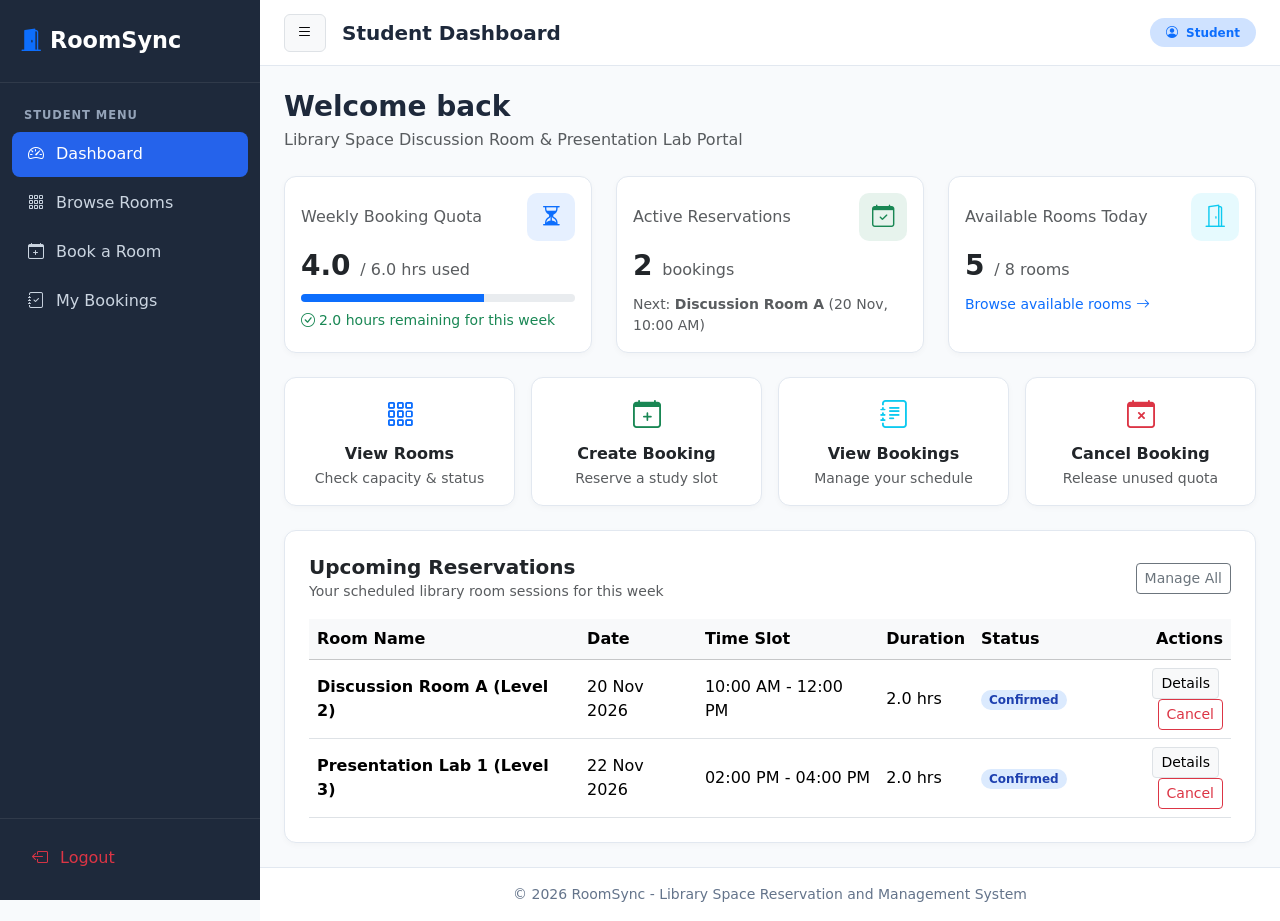
<file: web/student/student_dashboard.html>
<!DOCTYPE html>
<!--
Click nbfs://nbhost/SystemFileSystem/Templates/Licenses/license-default.txt to change this license
Click nbfs://nbhost/SystemFileSystem/Templates/JSP_Servlet/Html.html to edit this template
-->
<html lang="en">
<head>
    <title>Student Dashboard - RoomSync</title>
    <meta charset="UTF-8">
    <meta name="viewport" content="width=device-width, initial-scale=1.0">
    <!-- Bootstrap 5 CSS -->
    <link href="https://cdn.jsdelivr.net/npm/bootstrap@5.3.3/dist/css/bootstrap.min.css" rel="stylesheet">
    <!-- Bootstrap Icons -->
    <link href="https://cdn.jsdelivr.net/npm/bootstrap-icons@1.11.3/font/bootstrap-icons.min.css" rel="stylesheet">
    <!-- Shared Group Stylesheet -->
    <link rel="stylesheet" href="../assets/css/style.css">
</head>
<body>

    <div class="wrapper">
        
        <!-- SIDEBAR (from components.js) -->
        <div id="sidebarContainer"></div>

        <!-- RIGHT MAIN AREA -->
        <div class="main-content">
            
            <!-- Topbar with Collapsible Toggle Button -->
            <header class="topbar">
                <div class="d-flex align-items-center gap-3">
                    <button class="btn btn-light border" id="sidebarToggle" title="Toggle Sidebar">
                      <i class="bi bi-list"></i>
                    </button>
                    <h5 class="fw-bold mb-0">Student Dashboard</h5>
                </div>
                <div class="d-flex align-items-center gap-2">
                    <span class="badge bg-primary-subtle text-primary px-3 py-2 rounded-pill">
                        <i class="bi bi-person-circle me-1"></i> Student
                    </span>
                </div>
            </header>

            <!-- Page Body -->
            <main class="container-fluid p-4">
                
                <!-- Welcome Banner (Removed duplicate top View Rooms & Create Booking buttons) -->
                <div class="d-flex flex-column flex-md-row justify-content-between align-items-md-center mb-4 gap-3">
                    <div>
                        <h3 class="fw-bold mb-1">Welcome back</h3>
                        <p class="text-muted mb-0">Library Space Discussion Room &amp; Presentation Lab Portal</p>
                    </div>
                </div>

                <!-- Summary Cards Row -->
                <div class="row g-4 mb-4">
                    <!-- Card 1: Weekly Quota Enforcement -->
                    <div class="col-md-4">
                        <div class="card card-roomsync p-3 h-100">
                            <div class="d-flex align-items-center justify-content-between mb-2">
                                <span class="text-muted fw-medium">Weekly Booking Quota</span>
                                <div class="stat-icon bg-primary bg-opacity-10 text-primary">
                                    <i class="bi bi-hourglass-split"></i>
                                </div>
                            </div>
                            <h3 class="fw-bold mb-1">4.0 <span class="fs-6 fw-normal text-muted">/ 6.0 hrs used</span></h3>
                            <div class="progress mt-2" style="height: 8px;">
                                <div class="progress-bar bg-primary" role="progressbar" style="width: 66.7%;"></div>
                            </div>
                            <small class="text-success mt-2 d-block">
                                <i class="bi bi-check-circle me-1"></i>2.0 hours remaining for this week
                            </small>
                        </div>
                    </div>

                    <!-- Card 2: Active Reservations -->
                    <div class="col-md-4">
                        <div class="card card-roomsync p-3 h-100">
                            <div class="d-flex align-items-center justify-content-between mb-2">
                                <span class="text-muted fw-medium">Active Reservations</span>
                                <div class="stat-icon bg-success bg-opacity-10 text-success">
                                    <i class="bi bi-calendar-check"></i>
                                </div>
                            </div>
                            <h3 class="fw-bold mb-1">2 <span class="fs-6 fw-normal text-muted">bookings</span></h3>
                            <small class="text-muted mt-2 d-block">
                                Next: <strong>Discussion Room A</strong> (20 Nov, 10:00 AM)
                            </small>
                        </div>
                    </div>

                    <!-- Card 3: Available Study Spaces -->
                    <div class="col-md-4">
                        <div class="card card-roomsync p-3 h-100">
                            <div class="d-flex align-items-center justify-content-between mb-2">
                                <span class="text-muted fw-medium">Available Rooms Today</span>
                                <div class="stat-icon bg-info bg-opacity-10 text-info">
                                    <i class="bi bi-door-open"></i>
                                </div>
                            </div>
                            <h3 class="fw-bold mb-1">5 <span class="fs-6 fw-normal text-muted">/ 8 rooms</span></h3>
                            <a href="room_list.html" class="small text-decoration-none mt-2 d-inline-block">
                                Browse available rooms <i class="bi bi-arrow-right"></i>
                            </a>
                        </div>
                    </div>
                </div>

                <!-- Quick Action Cards -->
                <div class="row g-3 mb-4">
                    <div class="col-6 col-md-3">
                        <a href="room_list.html" class="text-decoration-none">
                            <div class="card card-roomsync card-hover p-3 text-center h-100">
                                <i class="bi bi-grid-3x3-gap fs-3 text-primary mb-2"></i>
                                <h6 class="fw-bold text-dark mb-1">View Rooms</h6>
                                <small class="text-muted">Check capacity &amp; status</small>
                            </div>
                        </a>
                    </div>
                    <div class="col-6 col-md-3">
                        <a href="booking_form.html?from=student_dashboard&cancel_to=student_dashboard" class="text-decoration-none">
                            <div class="card card-roomsync card-hover p-3 text-center h-100">
                                <i class="bi bi-calendar-plus fs-3 text-success mb-2"></i>
                                <h6 class="fw-bold text-dark mb-1">Create Booking</h6>
                                <small class="text-muted">Reserve a study slot</small>
                            </div>
                        </a>
                    </div>
                    <div class="col-6 col-md-3">
                        <a href="my_bookings.html" class="text-decoration-none">
                            <div class="card card-roomsync card-hover p-3 text-center h-100">
                                <i class="bi bi-journal-text fs-3 text-info mb-2"></i>
                                <h6 class="fw-bold text-dark mb-1">View Bookings</h6>
                                <small class="text-muted">Manage your schedule</small>
                            </div>
                        </a>
                    </div>
                    <div class="col-6 col-md-3">
                        <a href="my_bookings.html" class="text-decoration-none">
                            <div class="card card-roomsync card-hover p-3 text-center h-100">
                                <i class="bi bi-calendar-x fs-3 text-danger mb-2"></i>
                                <h6 class="fw-bold text-dark mb-1">Cancel Booking</h6>
                                <small class="text-muted">Release unused quota</small>
                            </div>
                        </a>
                    </div>
                </div>

                <!-- Upcoming Reservations Table -->
                <div class="card card-roomsync p-4">
                    <div class="d-flex justify-content-between align-items-center mb-3">
                        <div>
                            <h5 class="fw-bold mb-0">Upcoming Reservations</h5>
                            <small class="text-muted">Your scheduled library room sessions for this week</small>
                        </div>
                        <a href="my_bookings.html" class="btn btn-sm btn-outline-secondary">Manage All</a>
                    </div>
                    
                    <div class="table-responsive">
                        <table class="table table-hover align-middle mb-0">
                            <thead class="table-light">
                                <tr>
                                    <th>Room Name</th>
                                    <th>Date</th>
                                    <th>Time Slot</th>
                                    <th>Duration</th>
                                    <th>Status</th>
                                    <th class="text-end">Actions</th>
                                </tr>
                            </thead>
                            <tbody>
                                <tr>
                                    <td class="fw-semibold">Discussion Room A (Level 2)</td>
                                    <td>20 Nov 2026</td>
                                    <td>10:00 AM - 12:00 PM</td>
                                    <td>2.0 hrs</td>
                                    <td><span class="badge badge-confirmed px-2 py-1 rounded-pill">Confirmed</span></td>
                                    <td class="text-end">
                                        <a href="room_details.html?room_id=1" class="btn btn-sm btn-light border me-1">Details</a>
                                        <a href="my_bookings.html" class="btn btn-sm btn-outline-danger">Cancel</a>
                                    </td>
                                </tr>
                                <tr>
                                    <td class="fw-semibold">Presentation Lab 1 (Level 3)</td>
                                    <td>22 Nov 2026</td>
                                    <td>02:00 PM - 04:00 PM</td>
                                    <td>2.0 hrs</td>
                                    <td><span class="badge badge-confirmed px-2 py-1 rounded-pill">Confirmed</span></td>
                                    <td class="text-end">
                                        <a href="room_details.html?room_id=2" class="btn btn-sm btn-light border me-1">Details</a>
                                        <a href="my_bookings.html" class="btn btn-sm btn-outline-danger">Cancel</a>
                                    </td>
                                </tr>
                            </tbody>
                        </table>
                    </div>
                </div>

            </main>

            <!-- Shared Footer -->
            <footer class="py-3 text-center">
                <div class="container">
                    <span>&copy; 2026 RoomSync - Library Space Reservation and Management System</span>
                </div>
            </footer>
        </div>
    </div>

   <!-- SCRIPT JAVASCRIPT -->
    <script src="https://cdn.jsdelivr.net/npm/bootstrap@5.3.3/dist/js/bootstrap.bundle.min.js"></script>
    <script src="../assets/js/components.js"></script>
    <script src="../assets/js/script.js"></script>
    
</body>
</html>
</file>
<file: web/assets/css/style.css>
/*
Click nbfs://nbhost/SystemFileSystem/Templates/Licenses/license-default.txt to change this license
Click nbfs://nbhost/SystemFileSystem/Templates/JSP_Servlet/CascadeStyleSheet.css to edit this template
*/
/* 
    Created on : Nov 18, 2026, 11:08:15 AM
    Author     : MSI M14
*/

/* =========================================
   RoomSync Global Stylesheet (Collapsible Sidebar)
   ========================================= */
:root {
    --primary-color: #2563eb;
    --primary-hover: #1d4ed8;
    --sidebar-bg: #1e293b;
    --sidebar-text: #cbd5e1;
    --sidebar-hover: #334155;
    --secondary-color: #1e293b;
    --bg-light: #f8fafc;
    --text-muted: #64748b;
    --border-color: #e2e8f0;
    --sidebar-width: 260px;
}

body {
    background-color: var(--bg-light);
    font-family: 'Segoe UI', system-ui, -apple-system, sans-serif;
    color: var(--secondary-color);
    margin: 0;
    overflow-x: hidden;
}

/* Main Wrapper */
.wrapper {
    display: flex;
    min-height: 100vh;
}

/* Fixed Left Sidebar */
.sidebar {
    width: var(--sidebar-width);
    background-color: var(--sidebar-bg);
    color: #ffffff;
    display: flex;
    flex-direction: column;
    position: fixed;
    top: 0;
    bottom: 0;
    left: 0;
    z-index: 1000;
    transition: margin-left 0.3s ease;
}

/* Desktop Collapsed State */
.sidebar.collapsed {
    margin-left: calc(-1 * var(--sidebar-width));
}

.sidebar-brand {
    padding: 1.5rem 1.25rem;
    font-size: 1.4rem;
    font-weight: 700;
    color: #ffffff;
    text-decoration: none;
    border-bottom: 1px solid rgba(255, 255, 255, 0.08);
    display: flex;
    align-items: center;
}

.sidebar-nav {
    padding: 1rem 0.75rem;
    flex-grow: 1;
}

.sidebar-label {
    font-size: 0.72rem;
    text-transform: uppercase;
    letter-spacing: 0.08em;
    color: #94a3b8;
    padding: 0.5rem 0.75rem;
    font-weight: 600;
}

.sidebar .nav-link {
    color: var(--sidebar-text);
    font-weight: 500;
    padding: 0.65rem 1rem;
    border-radius: 8px;
    margin-bottom: 0.25rem;
    display: flex;
    align-items: center;
    gap: 0.75rem;
    transition: all 0.2s ease;
}

.sidebar .nav-link:hover {
    background-color: var(--sidebar-hover);
    color: #ffffff;
}

.sidebar .nav-link.active {
    background-color: var(--primary-color);
    color: #ffffff;
}

.sidebar-footer {
    padding: 1rem;
    border-top: 1px solid rgba(255, 255, 255, 0.08);
}

/* Right Content Area */
.main-content {
    margin-left: var(--sidebar-width);
    flex-grow: 1;
    display: flex;
    flex-direction: column;
    min-height: 100vh;
    width: calc(100% - var(--sidebar-width));
    transition: margin-left 0.3s ease, width 0.3s ease;
}

/* Expand Content When Sidebar Collapsed */
.main-content.expanded {
    margin-left: 0;
    width: 100%;
}

.topbar {
    background-color: #ffffff;
    border-bottom: 1px solid var(--border-color);
    padding: 0.85rem 1.5rem;
    display: flex;
    justify-content: space-between;
    align-items: center;
    position: sticky;
    top: 0;
    z-index: 999;
}

/* Cards & Components */
.card-roomsync {
    background: #ffffff;
    border: 1px solid var(--border-color);
    border-radius: 12px;
    box-shadow: 0 2px 6px rgba(0, 0, 0, 0.03);
    transition: transform 0.2s ease, box-shadow 0.2s ease;
}

.card-hover:hover {
    transform: translateY(-3px);
    box-shadow: 0 8px 16px rgba(0, 0, 0, 0.06);
}

/* Primary Buttons */
.btn-primary-roomsync {
    background-color: var(--primary-color);
    border-color: var(--primary-color);
    color: #ffffff;
    font-weight: 500;
    border-radius: 8px;
    padding: 0.5rem 1.25rem;
}

.btn-primary-roomsync:hover {
    background-color: var(--primary-hover);
    border-color: var(--primary-hover);
    color: #ffffff;
}

/* Dashboard Stat Icons */
.stat-icon {
    width: 48px;
    height: 48px;
    border-radius: 10px;
    display: flex;
    align-items: center;
    justify-content: center;
    font-size: 1.4rem;
}

/* Status Badges */
.badge-available {
    background-color: #dcfce7;
    color: #166534;
    font-weight: 600;
}

.badge-maintenance {
    background-color: #fee2e2;
    color: #991b1b;
    font-weight: 600;
}

.badge-confirmed {
    background-color: #dbeafe;
    color: #1e40af;
    font-weight: 600;
}

/* =========================================
   Booking Analytics Heatmap Styles
   ========================================= */
.heatmap-table th {
    font-size: 0.75rem;
    font-weight: 600;
    color: var(--text-muted);
    text-align: center;
    border-bottom: 1px solid var(--border-color);
    padding: 0.5rem 0.25rem;
}

.heatmap-table td.time-col {
    font-size: 0.75rem;
    font-weight: 600;
    color: var(--text-muted);
    white-space: nowrap;
    width: 85px;
}

.heatmap-cell {
    height: 36px;
    border-radius: 6px;
    display: flex;
    align-items: center;
    justify-content: center;
    font-size: 0.72rem;
    font-weight: 600;
    transition: transform 0.15s ease;
}

.heatmap-cell:hover {
    transform: scale(1.06);
    cursor: default;
}

.heat-low {
    background-color: #dbeafe;
    color: #1e40af;
}

.heat-mid {
    background-color: #fed7aa;
    color: #9a3412;
}

.heat-high {
    background-color: #f97316;
    color: #ffffff;
}

.legend-box {
    width: 12px;
    height: 12px;
    border-radius: 3px;
    display: inline-block;
}

/* =========================================
   Daily Booking Schedule Timeline Styles
   ========================================= */
.timeline-table {
    min-width: 980px;
    border-collapse: separate;
    border-spacing: 0;
}

.timeline-table th {
    background-color: #1e293b;
    color: #ffffff;
    font-size: 0.75rem;
    font-weight: 600;
    text-align: center;
    padding: 0.65rem 0.35rem;
    border-right: 1px solid rgba(255, 255, 255, 0.12);
}

.timeline-table th.room-col {
    text-align: left;
    padding-left: 1rem;
    width: 210px;
    position: sticky;
    left: 0;
    z-index: 2;
}

.timeline-table td.room-cell {
    background-color: #ffffff;
    position: sticky;
    left: 0;
    z-index: 1;
    border-right: 1px solid var(--border-color);
    border-bottom: 1px solid var(--border-color);
    padding: 0.6rem 0.85rem;
}

.timeline-table td.slot-cell {
    border-right: 1px solid #f1f5f9;
    border-bottom: 1px solid var(--border-color);
    padding: 4px;
    height: 52px;
    vertical-align: middle;
}

.slot-block {
    height: 36px;
    border-radius: 6px;
    display: flex;
    align-items: center;
    justify-content: center;
    font-size: 0.7rem;
    font-weight: 600;
    transition: transform 0.15s ease, opacity 0.15s ease;
}

.slot-available {
    background-color: #f8fafc;
    border: 1px dashed #cbd5e1;
    color: #94a3b8;
}

.slot-booked {
    background-color: #0d6efd;
    color: #ffffff;
    cursor: pointer;
}

.slot-booked:hover {
    background-color: #0b5ed7;
    transform: scale(1.03);
}

.slot-completed {
    background-color: #198754;
    color: #ffffff;
    cursor: pointer;
}

.slot-completed:hover {
    background-color: #157347;
    transform: scale(1.03);
}

.slot-cancelled {
    background-color: #dc3545;
    color: #ffffff;
    cursor: pointer;
}

.slot-cancelled:hover {
    background-color: #bb2d3b;
    transform: scale(1.03);
}

.slot-unavailable {
    background: repeating-linear-gradient(
        -45deg,
        #e2e8f0,
        #e2e8f0 5px,
        #f1f5f9 5px,
        #f1f5f9 10px
    );
    color: #64748b;
}

.legend-swatch {
    width: 16px;
    height: 16px;
    border-radius: 4px;
    display: inline-block;
}

/* =========================================
   Booking Details Modal Styles
   ========================================= */
#bookingDetailsModal .modal-dialog {
    max-width: 560px;
}

#bookingDetailsModal .modal-content {
    --modal-accent: #2563eb;
    --modal-soft: #eff6ff;
    --modal-border: #dbeafe;
    border: 1px solid #e8edf3 !important;
    border-radius: 18px !important;
    overflow: hidden;
    box-shadow: 0 18px 55px rgba(15, 23, 42, .18) !important;
}

#bookingDetailsModal .modal-content.theme-booked {
    --modal-accent: #2563eb;
    --modal-soft: #eff6ff;
    --modal-border: #dbeafe;
}

#bookingDetailsModal .modal-content.theme-completed {
    --modal-accent: #198754;
    --modal-soft: #ecfdf3;
    --modal-border: #ccebd8;
}

#bookingDetailsModal .modal-content.theme-cancelled {
    --modal-accent: #dc3545;
    --modal-soft: #fff1f2;
    --modal-border: #f8cdd2;
}

#bookingDetailsModal .modal-header {
    position: relative;
    padding: 1.3rem 1.5rem;
    background: var(--modal-soft) !important;
    color: #263445;
    border-bottom: 1px solid var(--modal-border);
}

#bookingDetailsModal .modal-header::before {
    display: none;
}

#bookingDetailsModal .modal-header .modal-title {
    color: #263445 !important;
    font-size: 1.1rem;
}

#bookingDetailsModal .modal-header .modal-title i,
#bookingDetailsModal .booking-reference-id {
    color: var(--modal-accent) !important;
}

#bookingDetailsModal .modal-header small {
    color: #718096 !important;
    font-size: .78rem;
}

#bookingDetailsModal .modal-header .btn-close {
    filter: none;
    opacity: .65;
}

#bookingDetailsModal .modal-header .btn-close:hover {
    opacity: 1;
}

#bookingDetailsModal .modal-body {
    padding: 1.5rem !important;
}

#bookingDetailsModal .booking-reference {
    display: flex;
    justify-content: space-between;
    align-items: center;
    gap: 1rem;
    padding: .95rem 1rem;
    margin-bottom: 1.2rem;
    background: var(--modal-soft);
    border: 1px solid var(--modal-border);
    border-radius: 12px;
}

#bookingDetailsModal .booking-reference-label,
#bookingDetailsModal .detail-label {
    display: block;
    margin-bottom: .28rem;
    color: #8792a2;
    font-size: .69rem;
    font-weight: 700;
    letter-spacing: .055em;
    text-transform: uppercase;
}

#bookingDetailsModal .booking-reference-id {
    font-size: 1rem;
    font-weight: 700;
}

#bookingDetailsModal .detail-grid {
    display: grid;
    grid-template-columns: repeat(2, minmax(0, 1fr));
    gap: .8rem;
}

#bookingDetailsModal .detail-item {
    min-width: 0;
    padding: .85rem .9rem;
    background: #fff;
    border: 1px solid var(--modal-border);
    border-radius: 11px;
}

#bookingDetailsModal .detail-value {
    display: block;
    color: #263244;
    font-size: .85rem;
    font-weight: 600;
    line-height: 1.5;
    overflow-wrap: anywhere;
}

#bookingDetailsModal .detail-label i {
    margin-right: .3rem;
    color: #94a3b8;
}

#bookingDetailsModal .purpose-panel {
    margin-top: .85rem;
    padding: 1rem;
    background: var(--modal-soft);
    border: 1px solid var(--modal-border);
    border-radius: 11px;
}

#bookingDetailsModal .purpose-panel .detail-value {
    font-weight: 500;
    line-height: 1.6;
}

#bookingDetailsModal .modal-footer {
    padding: .9rem 1.5rem 1.1rem;
    background: #fff;
    border-top: 1px solid #edf1f5;
}

#bookingDetailsModal .modal-footer .btn {
    min-width: 92px;
    border-radius: 8px;
    padding: .42rem 1rem;
    font-weight: 600;
}

#bookingDetailsModal .booking-status {
    font-size: .73rem;
    font-weight: 600;
}

@media (max-width: 575.98px) {
    #bookingDetailsModal .modal-body {
        padding: 1.1rem !important;
    }
    #bookingDetailsModal .modal-header {
        padding: 1.1rem 1.2rem;
    }
    #bookingDetailsModal .modal-footer {
        padding: .85rem 1.2rem 1rem;
    }
    #bookingDetailsModal .detail-grid {
        gap: .6rem;
    }
    #bookingDetailsModal .detail-item {
        padding: .72rem;
    }
}

/* Footer */
footer {
    margin-top: auto;
    background-color: #ffffff;
    border-top: 1px solid var(--border-color);
    color: var(--text-muted);
    font-size: 0.875rem;
}

/* Responsive Mobile View */
@media (max-width: 991.98px) {
    .sidebar {
        margin-left: calc(-1 * var(--sidebar-width));
    }
    .sidebar.show {
        margin-left: 0;
    }
    .main-content {
        margin-left: 0;
        width: 100%;
    }
}

/* =========================================
   Update Room Status Styles
   ========================================= */
.status-option-card {
    border: 1.5px solid var(--border-color);
    border-radius: 10px;
    padding: 0.9rem;
    cursor: pointer;
    transition: all 0.2s ease;
    background-color: #ffffff;
}

.status-option-card:hover {
    border-color: #94a3b8;
    background-color: #f8fafc;
}

.btn-check:checked + .status-option-card.opt-available {
    border-color: #16a34a;
    background-color: #f0fdf4;
}

.btn-check:checked + .status-option-card.opt-maintenance {
    border-color: #dc2626;
    background-color: #fef2f2;
}

.btn-check:checked + .status-option-card.opt-reserved {
    border-color: #2563eb;
    background-color: #eff6ff;
}

.facility-pill {
    font-size: 0.78rem;
    background-color: #f1f5f9;
    color: #334155;
    padding: 0.3rem 0.65rem;
    border-radius: 6px;
    display: inline-flex;
    align-items: center;
    gap: 0.35rem;
}
</file>
